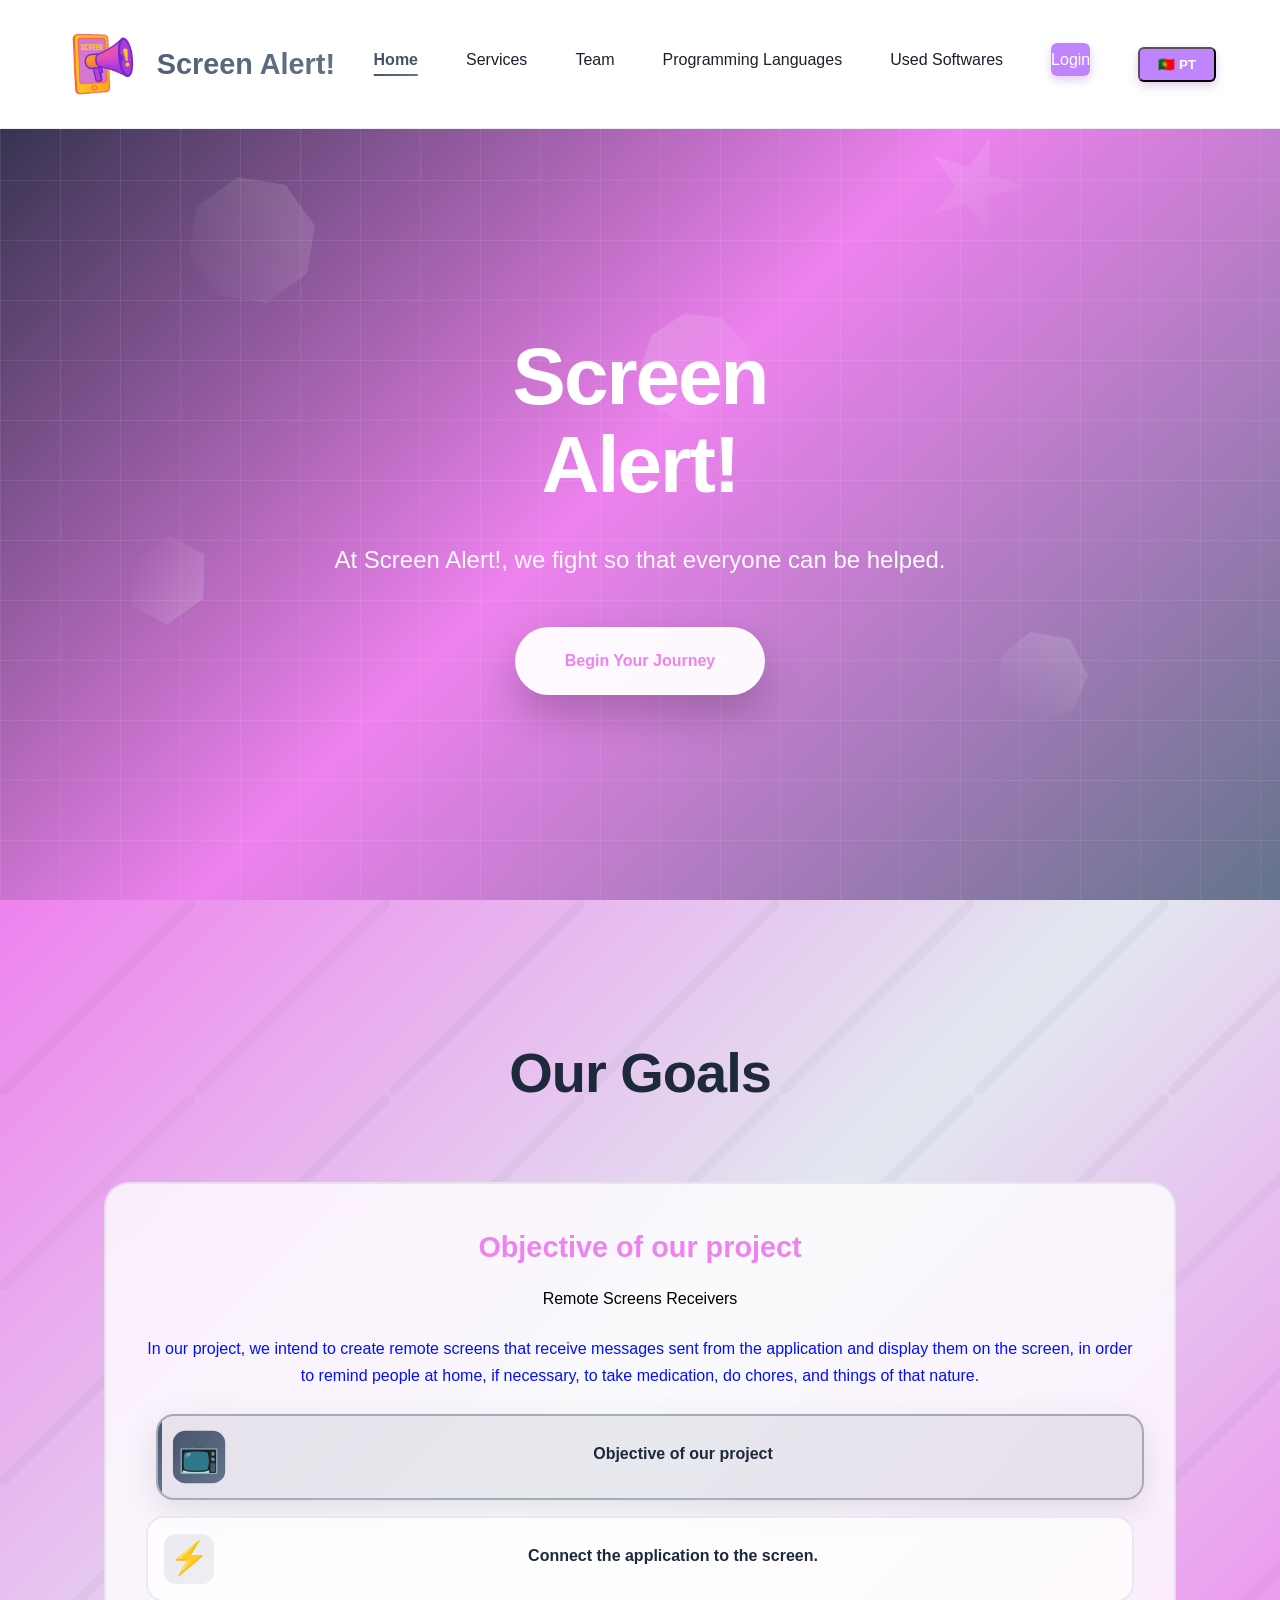
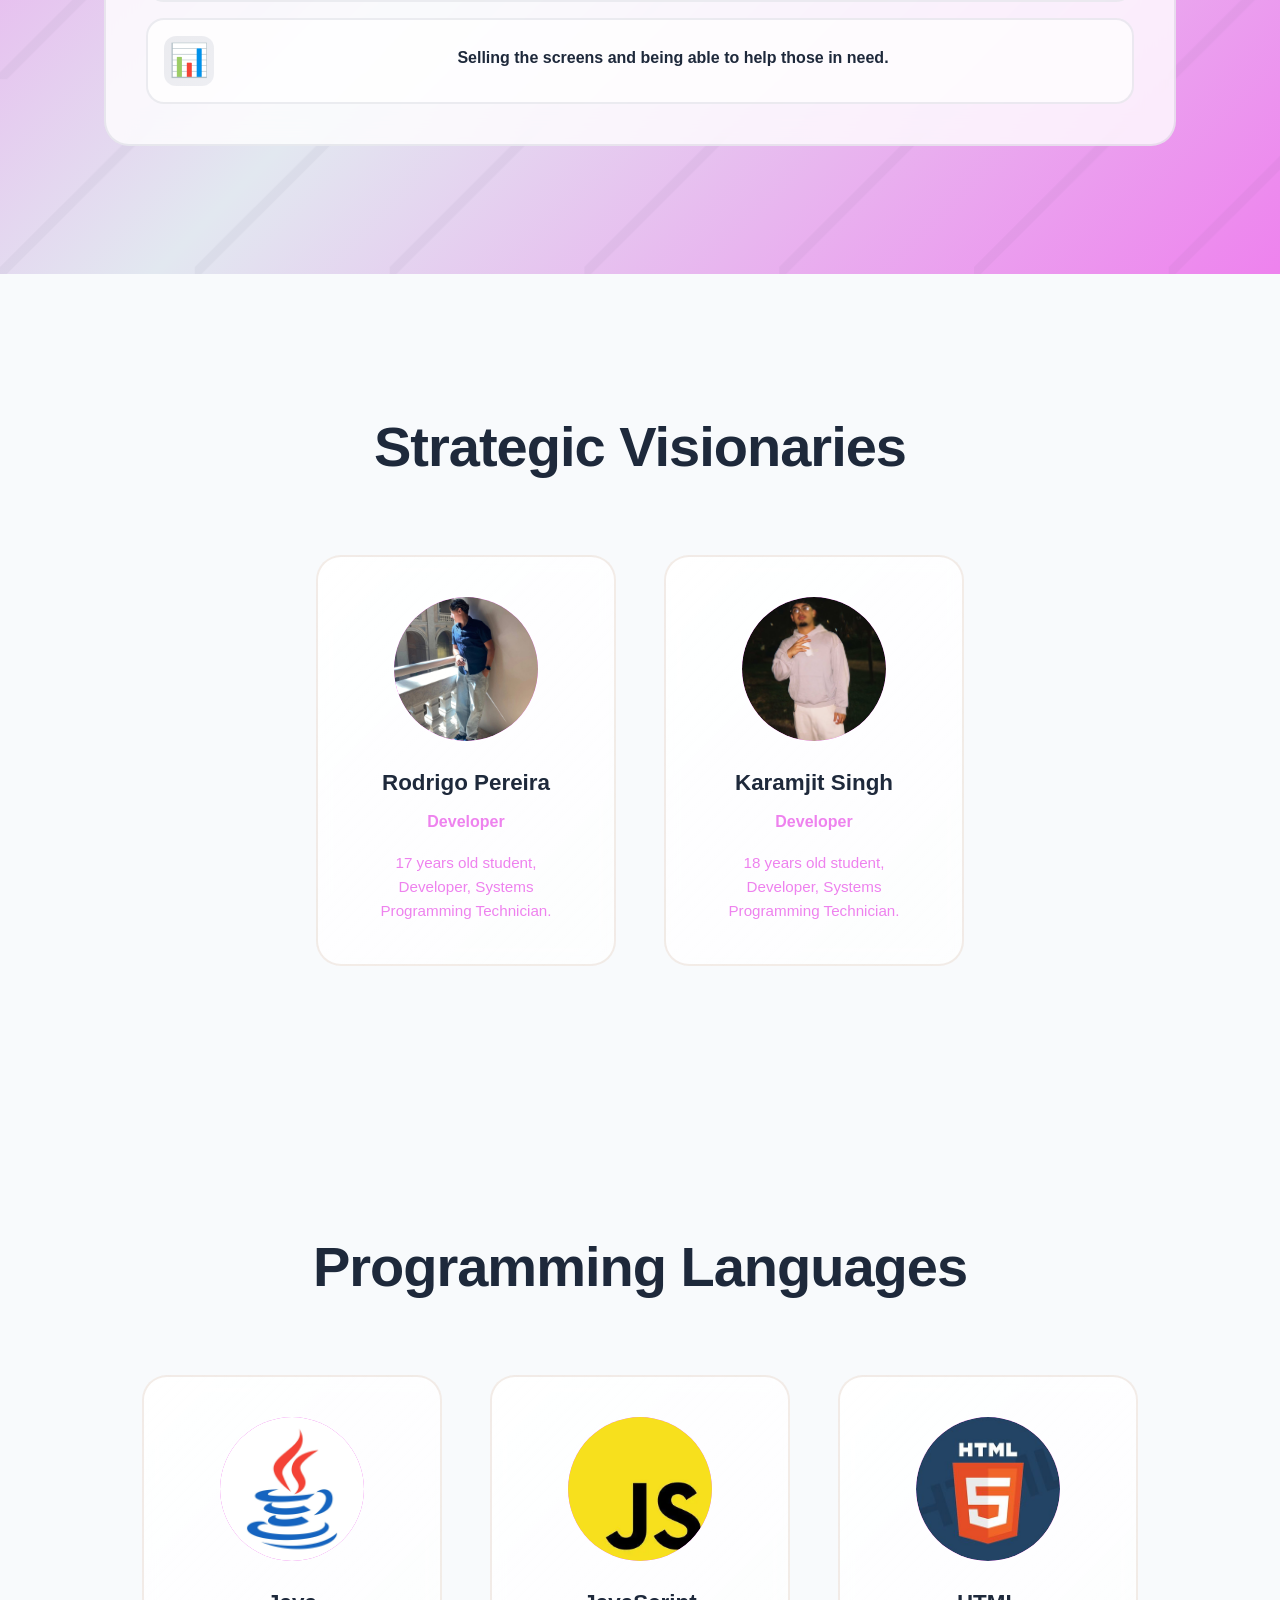
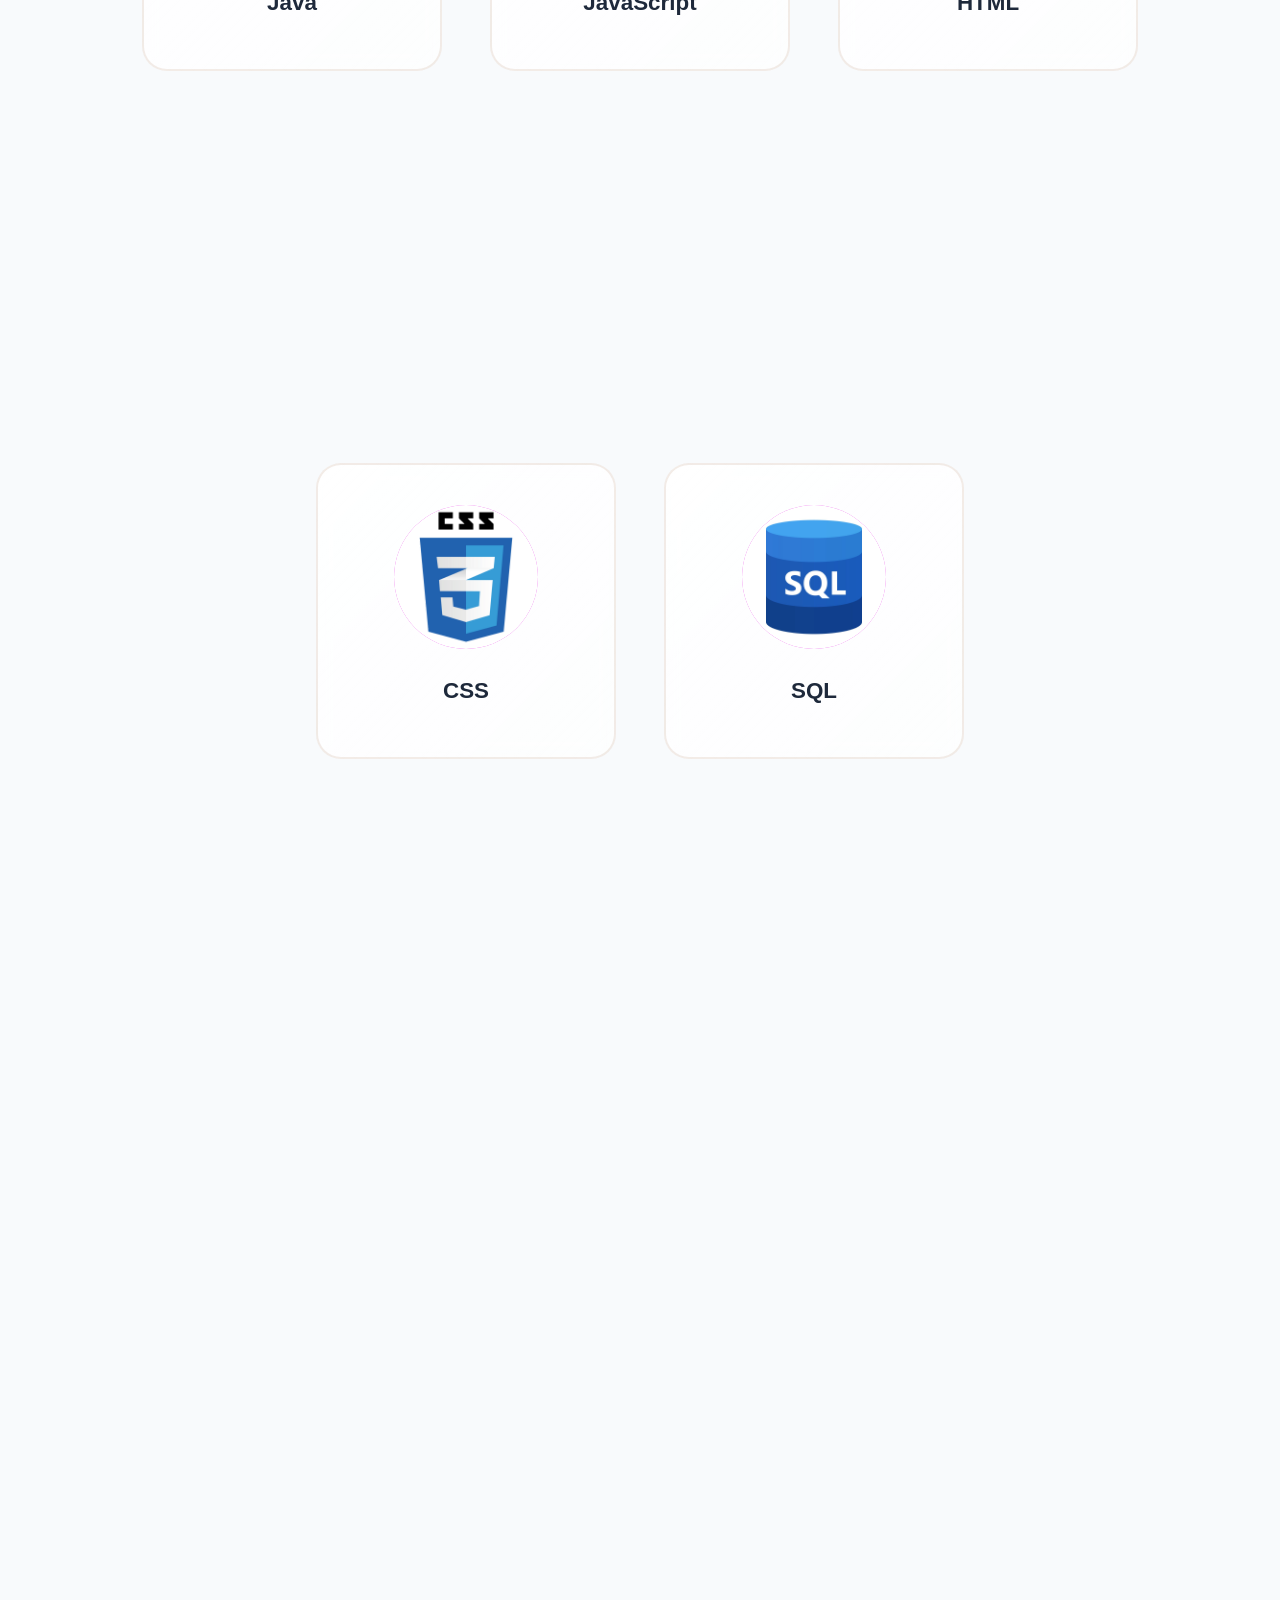
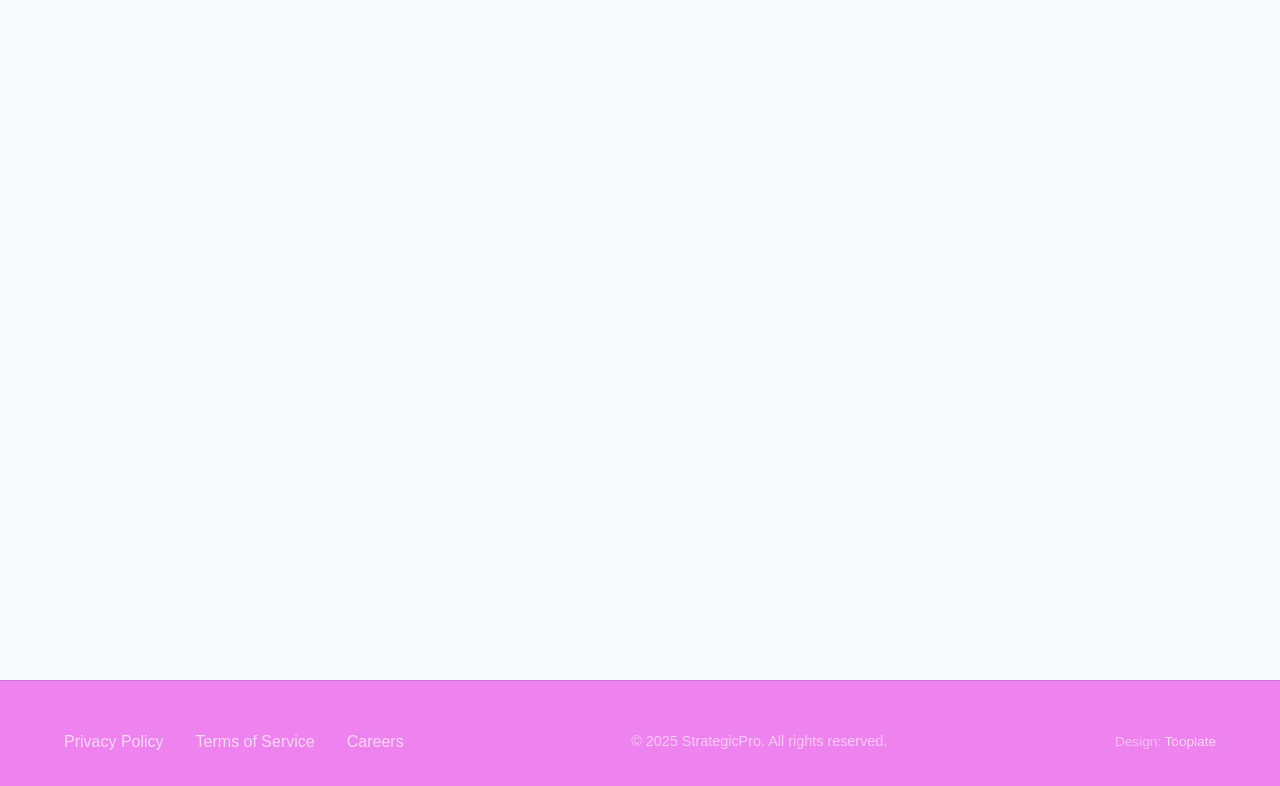
<file: index.html>
<!DOCTYPE html>
<html lang="en">
<head>
    <meta charset="UTF-8">
    <meta name="viewport" content="width=device-width, initial-scale=1.0">
    <title>Screen Alert!</title>
    <link rel="stylesheet" href="tooplate-strategic-style.css">
    <style>
        
    </style>
</head>
<body>
    <nav class="navbar">
        <div class="nav-container">
            <a href="#home" class="logo">
                <img src="images/logo_semBG.png" alt="Logo Screen exemplo" width="80" height="80" loading="lazy">
                <span>Screen Alert!</span>
            </a>
            <ul class="nav-links">
                <li><a href="#home"        id="nav-home">Home</a></li>
                <li><a href="#services"    id="nav-services">Services</a></li>
                <li><a href="#team"        id="nav-team">Team</a></li>
                <li><a href="#programming" id="nav-programming">Programming Languages</a></li>
                <li><a href="#softwares"   id="nav-softwares">Used Softwares</a></li>
                <li><a href="login.html" class="nav-button" id="nav-login">Login</a></li>
                <li><button id="lang-btn" class="nav-button" onclick="toggleLanguage()">🇵🇹 PT</button></li>
            </ul>
            <div class="mobile-menu">
                <span></span>
                <span></span>
                <span></span>
            </div>
        </div>
    </nav>

    <section id="home" class="hero">
        <div class="geometric-shapes">
            <div class="geo-shape"></div>
            <div class="geo-shape"></div>
            <div class="geo-shape"></div>
            <div class="geo-shape"></div>
            <div class="geo-shape"></div>
        </div>
        <div class="hero-content">
            <h1 id="hero-headline">Screen<br>Alert!</h1>
            <p id="hero-paragraph">At Screen Alert!, we fight so that everyone can be helped.</p>
            <a href="#services" class="cta-button" id="hero-cta">Begin Your Journey</a>
        </div>
    </section>

    <section id="services" class="services">
        <div class="section services-container">
            <h2 class="section-title fade-in" id="services-title">Our Goals</h2>
            <div class="services-layout">
                <div class="services-content">
                    <div class="service-details active" data-service="strategy">
                        <h3 id="goal1-title">Objective of our project</h3>
                        <div class="service-subtitle" id="goal1-subtitle">Remote Screens Receivers</div>
                        <p id="goal1-desc">In our project, we intend to create remote screens that receive messages sent from the application and display them on the screen, in order to remind people at home, if necessary, to take medication, do chores, and things of that nature.</p>
                    </div>
                    <div class="service-details" data-service="digital">
                        <h3 id="goal2-title">Connect the application to the screen.</h3>
                        <p id="goal2-desc">To establish a connection between the application and the screen, so that a message can be sent from the application to the screen, making it possible to see if the message is displayed on the screen.</p>
                    </div>
                    <div class="service-details" data-service="performance">
                        <h3 id="goal3-title">Selling the screens and being able to help those in need.</h3>
                        <p id="goal3-desc">Our main goal is to make our screens available through the app, allowing us to help those in need.</p>
                    </div>
                <div class="services-tabs">
                    <div class="service-tab active" data-target="strategy">
                        <div class="tab-icon">📺</div>
                        <div class="tab-content">
                            <h4 id="tab1-label">Objective of our project</h4>
                        </div>
                    </div>
                    <div class="service-tab" data-target="digital">
                        <div class="tab-icon">⚡</div>
                        <div class="tab-content">
                            <h4 id="tab2-label">Connect the application to the screen.</h4>
                        </div>
                    </div>
                    <div class="service-tab" data-target="performance">
                        <div class="tab-icon">📊</div>
                        <div class="tab-content">
                            <h4 id="tab3-label">Selling the screens and being able to help those in need.</h4>
                        </div>
                    </div>
                </div>
            </div>
        </div>
    </section>

    <section id="team" class="team">
        <div class="section">
            <h2 class="section-title fade-in" id="team-title">Strategic Visionaries</h2>
            <div class="team-grid">
                <div class="team-member fade-in">
                    <div class="member-card">
                        <div class="member-avatar">
                            <img src="images/team-member-01.jpg" alt="Rodrigo Pereira" />
                        </div>
                        <div class="member-info">
                            <h3>Rodrigo Pereira</h3>
                            <div class="member-role" id="role-rodrigo">Developer</div>
                            <p id="bio-rodrigo">17 years old student, Developer, Systems Programming Technician.</p>
                        </div>
                    </div>
                </div>
                <div class="team-member fade-on">
                    <div class="member-card">
                        <div class="member-avatar">
                            <img src="images/team-member-02.jpeg" alt="Karamjit Singh" />
                        </div>
                        <div class="member-info">
                            <h3>Karamjit Singh</h3>
                            <div class="member-role" id="role-karam">Developer</div>
                            <p id="bio-karam">18 years old student, Developer, Systems Programming Technician.</p>
                        </div>
                    </div>
                </div>
            </div>
        </div>
    </section>

    <section id="programming" class="languages">
        <div class="section">
            <h2 class="section-title fade-in" id="programming-title">Programming Languages</h2>
            <div class="team-grid">
                <div class="team-member fade-on">
                    <div class="member-card">
                        <div class="member-avatar"><img src="images/Java_logo.jpg" alt="Java Logo" /></div>
                        <div class="member-info"><h3>Java</h3></div>
                    </div>
                </div>
                <div class="team-member fade-on">
                    <div class="member-card">
                        <div class="member-avatar"><img src="images/Javascript_logo.webp" alt="JavaScript Logo" /></div>
                        <div class="member-info"><h3>JavaScript</h3></div>
                    </div>
                </div>
                <div class="team-member fade-on">
                    <div class="member-card">
                        <div class="member-avatar"><img src="images/HTML_logo.jpg" alt="HTML Logo" /></div>
                        <div class="member-info"><h3>HTML</h3></div>
                    </div>
                </div>
                <div class="team-member fade-on">
                    <div class="member-card">
                        <div class="member-avatar"><img src="images/Python_logo.jpg" alt="Python Logo" /></div>
                        <div class="member-info"><h3>Python</h3></div>
                    </div>
                </div>
                <div class="team-member fade-in">
                    <div class="member-card">
                        <div class="member-avatar"><img src="images/PHP_logo.webp" alt="PHP Logo" /></div>
                        <div class="member-info"><h3>PHP</h3></div>
                    </div>
                </div>
                <div class="team-member fade-on">
                    <div class="member-card">
                        <div class="member-avatar"><img src="images/XML_logo.jpg" alt="XML Logo" /></div>
                        <div class="member-info"><h3>XML</h3></div>
                    </div>
                </div>
                <div class="team-member fade-on">
                    <div class="member-card">
                        <div class="member-avatar"><img src="images/css_logo.png" alt="CSS Logo" /></div>
                        <div class="member-info"><h3>CSS</h3></div>
                    </div>
                </div>
                <div class="team-member fade-on">
                    <div class="member-card">
                        <div class="member-avatar"><img src="images/sql_logo.jpg" alt="SQL Logo" /></div>
                        <div class="member-info"><h3>SQL</h3></div>
                    </div>
                </div>
            </div>
        </div>
    </section>

    <section id="softwares" class="languages">
        <div class="section">
            <h2 class="section-title fade-in" id="softwares-title">Used Softwares</h2>
            <div class="team-grid">
                <div class="team-member fade-on">
                    <div class="member-card">
                        <div class="member-avatar"><img src="images/RaspberryPi_logo.webp" alt="RaspberryPi Logo" /></div>
                        <div class="member-info"><h3>Raspberry Pi</h3></div>
                    </div>
                </div>
                <div class="team-member fade-on">
                    <div class="member-card">
                        <div class="member-avatar"><img src="images/GitHub_logo.webp" alt="GitHub Logo" /></div>
                        <div class="member-info"><h3>GitHub</h3></div>
                    </div>
                </div>
                <div class="team-member fade-on">
                    <div class="member-card">
                        <div class="member-avatar"><img src="images/VScode_logo.png" alt="VSCode Logo" /></div>
                        <div class="member-info"><h3>Visual Studio Code</h3></div>
                    </div>
                </div>
                <div class="team-member fade-on">
                    <div class="member-card">
                        <div class="member-avatar"><img src="images/Git_logo.jpg" alt="Git Logo" /></div>
                        <div class="member-info"><h3>Git</h3></div>
                    </div>
                </div>
                <div class="team-member fade-in">
                    <div class="member-card">
                        <div class="member-avatar"><img src="images/AndroidStudio_logo.png" alt="AndroidStudio Logo" /></div>
                        <div class="member-info"><h3>Android Studio</h3></div>
                    </div>
                </div>
                <div class="team-member fade-on">
                    <div class="member-card">
                        <div class="member-avatar"><img src="images/phpMyadmin_logo.jpg" alt="PHPMyAdmin Logo" /></div>
                        <div class="member-info"><h3>PHPMyAdmin</h3></div>
                    </div>
                </div>
                <div class="team-member fade-on">
                    <div class="member-card">
                        <div class="member-avatar"><img src="images/Spyder_logo.webp" alt="Spyder Logo" /></div>
                        <div class="member-info"><h3>Spyder</h3></div>
                    </div>
                </div>
                <div class="team-member fade-on">
                    <div class="member-card">
                        <div class="member-avatar"><img src="images/MySQL_logo.webp" alt="MySQL Logo" /></div>
                        <div class="member-info"><h3>MySQL</h3></div>
                    </div>
                </div>
            </div>
        </div>
    </section>

    <footer class="footer">
        <div class="footer-content">
            <div class="footer-links">
                <a href="#privacy" id="footer-privacy">Privacy Policy</a>
                <a href="#terms"   id="footer-terms">Terms of Service</a>
                <a href="#careers" id="footer-careers">Careers</a>
            </div>
            <div class="footer-copyright" id="footer-copy">
                © 2025 StrategicPro. All rights reserved.
            </div>
            <div class="footer-design">
                Design: <a href="https://www.tooplate.com" target="_blank">Tooplate</a>
            </div>
        </div>
    </footer>

<script src="tooplate-strategic-scripts.js"></script>
<script>
    const translations = {
        en: {
            "nav-home":          "Home",
            "nav-services":      "Services",
            "nav-team":          "Team",
            "nav-programming":   "Programming Languages",
            "nav-softwares":     "Used Softwares",
            "nav-login":         "Login",
            "hero-paragraph":    "At Screen Alert!, we fight so that everyone can be helped.",
            "hero-cta":          "Begin Your Journey",
            "services-title":    "Our Goals",
            "goal1-title":       "Objective of our project",
            "goal1-subtitle":    "Remote Screens Receivers",
            "goal1-desc":        "In our project, we intend to create remote screens that receive messages sent from the application and display them on the screen, in order to remind people at home, if necessary, to take medication, do chores, and things of that nature.",
            "goal2-title":       "Connect the application to the screen.",
            "goal2-desc":        "To establish a connection between the application and the screen, so that a message can be sent from the application to the screen, making it possible to see if the message is displayed on the screen.",
            "goal3-title":       "Selling the screens and being able to help those in need.",
            "goal3-desc":        "Our main goal is to make our screens available through the app, allowing us to help those in need.",
            "tab1-label":        "Objective of our project",
            "tab2-label":        "Connect the application to the screen.",
            "tab3-label":        "Selling the screens and being able to help those in need.",
            "team-title":        "Strategic Visionaries",
            "role-rodrigo":      "Developer",
            "bio-rodrigo":       "17 years old student, Developer, Systems Programming Technician.",
            "role-karam":        "Developer",
            "bio-karam":         "18 years old student, Developer, Systems Programming Technician.",
            "programming-title": "Programming Languages",
            "softwares-title":   "Used Softwares",
            "footer-privacy":    "Privacy Policy",
            "footer-terms":      "Terms of Service",
            "footer-careers":    "Careers",
            "footer-copy":       "© 2025 StrategicPro. All rights reserved.",
            "lang-btn":          "🇵🇹 PT"
        },
        pt: {
            "nav-home":          "Início",
            "nav-services":      "Serviços",
            "nav-team":          "Equipa",
            "nav-programming":   "Linguagens de Programação",
            "nav-softwares":     "Softwares Utilizados",
            "nav-login":         "Entrar",
            "hero-paragraph":    "Na Screen Alert!, lutamos para que todos possam ser ajudados.",
            "hero-cta":          "Começa a Tua Jornada",
            "services-title":    "Os Nossos Objetivos",
            "goal1-title":       "Objetivo do nosso projeto",
            "goal1-subtitle":    "Ecrãs Recetores Remotos",
            "goal1-desc":        "No nosso projeto, pretendemos criar ecrãs remotos que recebem mensagens enviadas pela aplicação e as exibem no ecrã, com o objetivo de lembrar as pessoas em casa de, se necessário, tomar medicação, fazer tarefas domésticas e coisas do género.",
            "goal2-title":       "Ligar a aplicação ao ecrã.",
            "goal2-desc":        "Estabelecer uma ligação entre a aplicação e o ecrã, para que uma mensagem possa ser enviada da aplicação para o ecrã, tornando possível verificar se a mensagem é exibida no ecrã.",
            "goal3-title":       "Vender os ecrãs e poder ajudar quem precisa.",
            "goal3-desc":        "O nosso principal objetivo é disponibilizar os nossos ecrãs através da aplicação, permitindo ajudar quem necessita.",
            "tab1-label":        "Objetivo do nosso projeto",
            "tab2-label":        "Ligar a aplicação ao ecrã.",
            "tab3-label":        "Vender os ecrãs e poder ajudar quem precisa.",
            "team-title":        "Os Nossos Visionários",
            "role-rodrigo":      "Programador",
            "bio-rodrigo":       "Estudante de 17 anos, Programador, Técnico de Programação de Sistemas.",
            "role-karam":        "Programador",
            "bio-karam":         "Estudante de 18 anos, Programador, Técnico de Programação de Sistemas.",
            "programming-title": "Linguagens de Programação",
            "softwares-title":   "Softwares Utilizados",
            "footer-privacy":    "Política de Privacidade",
            "footer-terms":      "Termos de Serviço",
            "footer-careers":    "Carreiras",
            "footer-copy":       "© 2025 StrategicPro. Todos os direitos reservados.",
            "lang-btn":          "🇬🇧 EN"
        }
    };

    let currentLang = "en";

    function toggleLanguage() {
        currentLang = currentLang === "en" ? "pt" : "en";
        const t = translations[currentLang];
        for (const id in t) {
            const el = document.getElementById(id);
            if (el) el.textContent = t[id];
        }
        document.documentElement.lang = currentLang;
    }
</script>
</body>
</html>
</file>
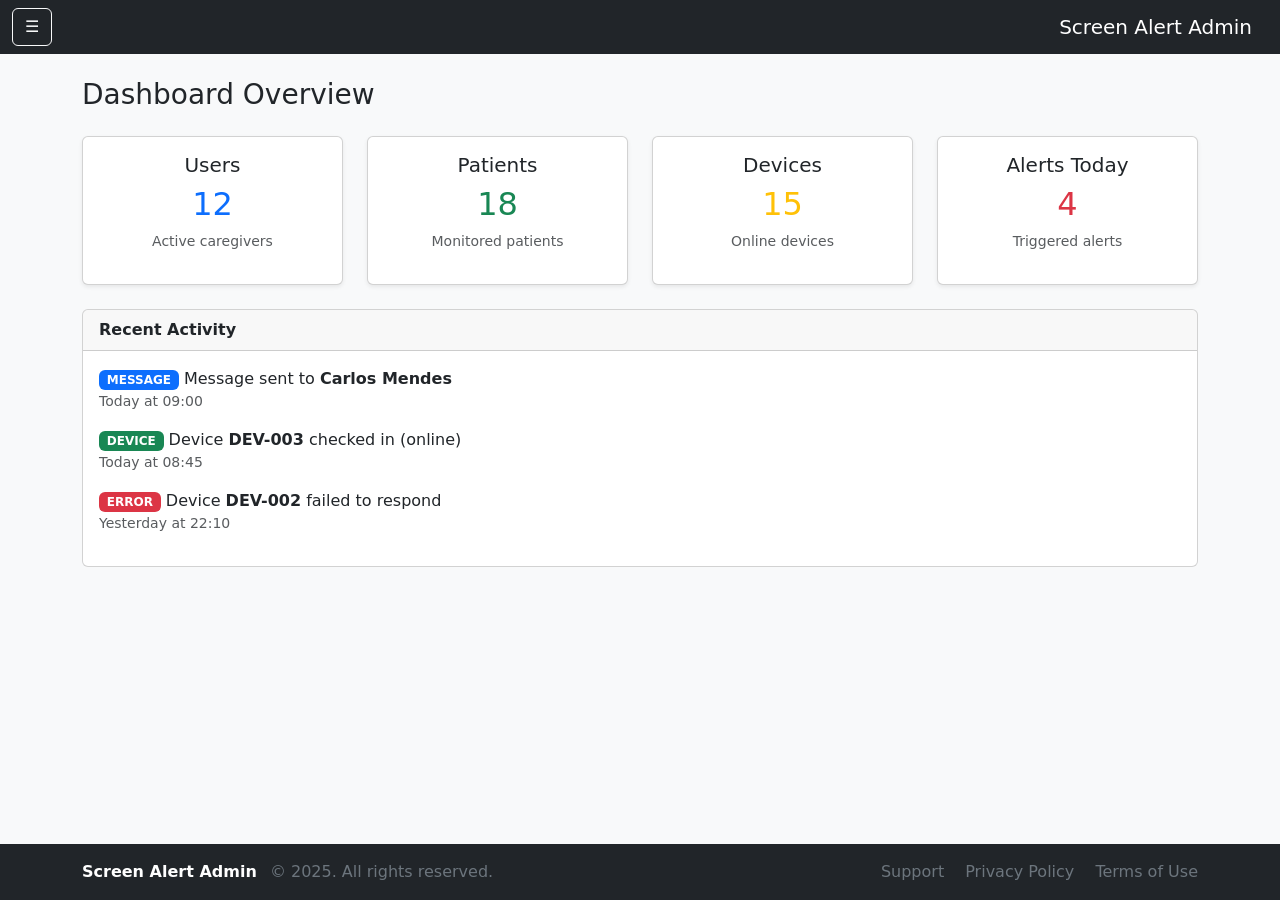
<file: dashboard.html>
<!DOCTYPE html>
<html lang="en">
<head>
    <meta charset="UTF-8">
    <meta name="viewport" content="width=device-width, initial-scale=1.0">
    <title>Dashboard | Admin Panel</title>
    <link href="https://cdn.jsdelivr.net/npm/bootstrap@5.3.0/dist/css/bootstrap.min.css" rel="stylesheet">
</head>

<body class="bg-light d-flex flex-column min-vh-100">

    <!-- TOP BAR -->
    <nav class="navbar navbar-dark bg-dark">
        <div class="container-fluid">
            <button class="btn btn-outline-light" type="button" data-bs-toggle="offcanvas" data-bs-target="#adminSidebar">
                ☰
            </button>
            <span class="navbar-brand mb-0 h1">Screen Alert Admin</span>
        </div>
    </nav>

    <!-- SIDEBAR -->
    <div class="offcanvas offcanvas-start" tabindex="-1" id="adminSidebar">
        <div class="offcanvas-header">
            <h5 class="offcanvas-title">Menu Admin</h5>
            <button type="button" class="btn-close" data-bs-dismiss="offcanvas"></button>
        </div>
        <div class="offcanvas-body p-0">
            <div class="list-group list-group-flush">
                <a href="dashboard.html" class="list-group-item list-group-item-action active">Dashboard</a>
                <a href="users.html" class="list-group-item list-group-item-action">Users</a>
                <a href="patients.html" class="list-group-item list-group-item-action">Patients</a>
                <a href="messages.html" class="list-group-item list-group-item-action">Messages</a>
                <a href="devices.html" class="list-group-item list-group-item-action">Devices</a>
                <a href="logs.html" class="list-group-item list-group-item-action">Logs</a>
                <a href="schedules.html" class="list-group-item list-group-item-action">Schedules</a>
            </div>
        </div>
    </div>

    <!-- MAIN CONTENT -->
    <main class="container mt-4 flex-grow-1">

        <h1 class="h3 mb-4">Dashboard Overview</h1>

        <!-- STAT CARDS -->
        <div class="row mb-4">

            <div class="col-md-3">
                <div class="card text-center shadow-sm">
                    <div class="card-body">
                        <h5 class="card-title">Users</h5>
                        <h2 class="text-primary">12</h2>
                        <p class="text-muted small">Active caregivers</p>
                    </div>
                </div>
            </div>

            <div class="col-md-3">
                <div class="card text-center shadow-sm">
                    <div class="card-body">
                        <h5 class="card-title">Patients</h5>
                        <h2 class="text-success">18</h2>
                        <p class="text-muted small">Monitored patients</p>
                    </div>
                </div>
            </div>

            <div class="col-md-3">
                <div class="card text-center shadow-sm">
                    <div class="card-body">
                        <h5 class="card-title">Devices</h5>
                        <h2 class="text-warning">15</h2>
                        <p class="text-muted small">Online devices</p>
                    </div>
                </div>
            </div>

            <div class="col-md-3">
                <div class="card text-center shadow-sm">
                    <div class="card-body">
                        <h5 class="card-title">Alerts Today</h5>
                        <h2 class="text-danger">4</h2>
                        <p class="text-muted small">Triggered alerts</p>
                    </div>
                </div>
            </div>

        </div>

        <!-- RECENT ACTIVITY -->
        <div class="card mb-4">
            <div class="card-header">
                <strong>Recent Activity</strong>
            </div>
            <div class="card-body">

                <div class="mb-3">
                    <span class="badge bg-primary">MESSAGE</span>
                    Message sent to <strong>Carlos Mendes</strong>
                    <div class="text-muted small">Today at 09:00</div>
                </div>

                <div class="mb-3">
                    <span class="badge bg-success">DEVICE</span>
                    Device <strong>DEV-003</strong> checked in (online)
                    <div class="text-muted small">Today at 08:45</div>
                </div>

                <div class="mb-3">
                    <span class="badge bg-danger">ERROR</span>
                    Device <strong>DEV-002</strong> failed to respond
                    <div class="text-muted small">Yesterday at 22:10</div>
                </div>

            </div>
        </div>

    </main>

    <!-- FOOTER -->
    <footer class="bg-dark text-secondary py-3 mt-auto">
        <div class="container">
            <div class="row align-items-center">
                <div class="col-md-6 mb-2 mb-md-0">
                    <span class="fw-semibold text-white">Screen Alert Admin</span>
                    <span class="ms-2">&copy; 2025. All rights reserved.</span>
                </div>
                <div class="col-md-6 text-md-end">
                    <a href="#" class="text-secondary text-decoration-none me-3">Support</a>
                    <a href="#" class="text-secondary text-decoration-none me-3">Privacy Policy</a>
                    <a href="#" class="text-secondary text-decoration-none">Terms of Use</a>
                </div>
            </div>
        </div>
    </footer>

    <script src="https://cdn.jsdelivr.net/npm/bootstrap@5.3.0/dist/js/bootstrap.bundle.min.js"></script>

</body>
</html>
</file>
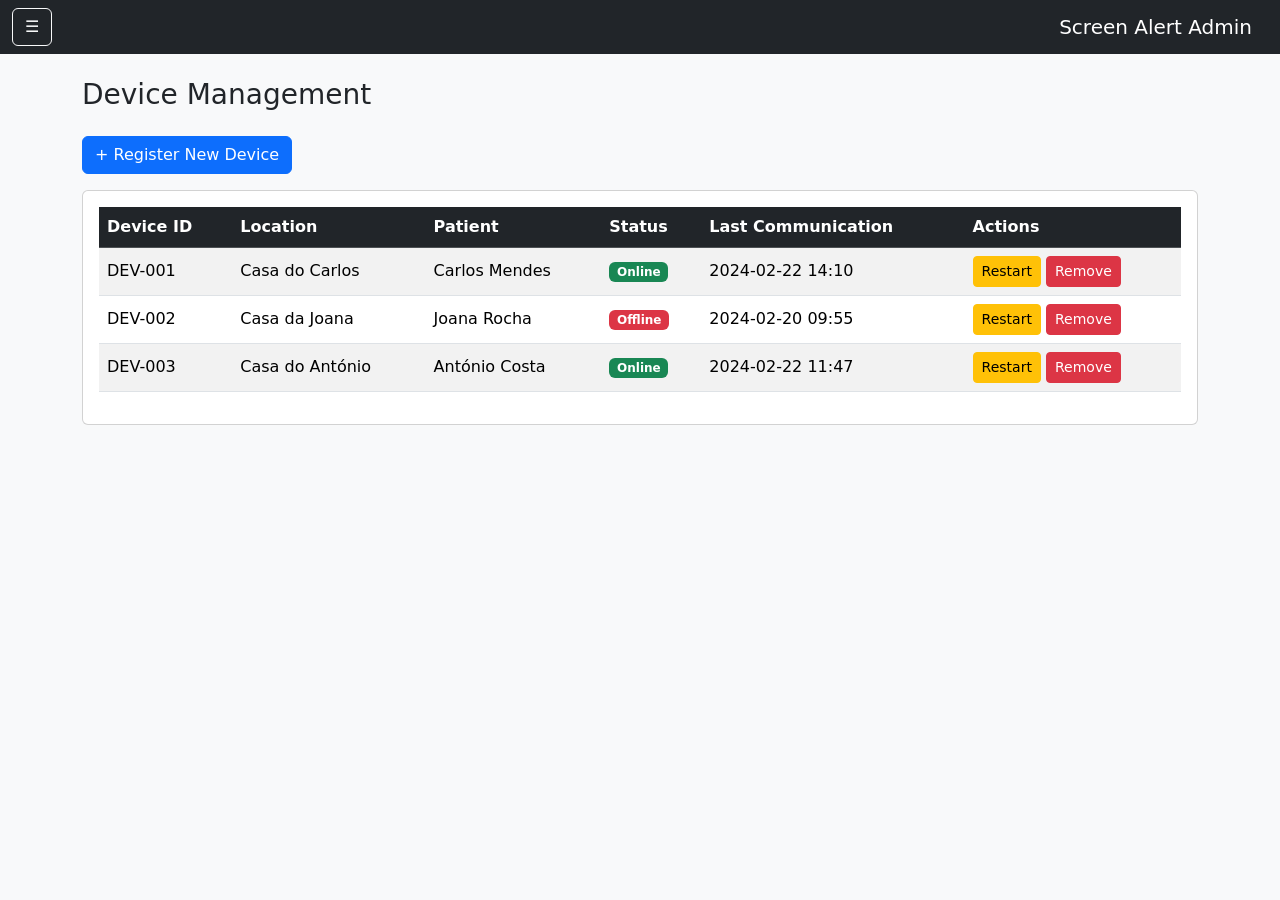
<file: devices.html>
<!DOCTYPE html>
<html lang="en">
<head>
    <meta charset="UTF-8">
    <meta name="viewport" content="width=device-width, initial-scale=1.0">
    <title>Devices | Admin Panel</title>

    <link 
        href="https://cdn.jsdelivr.net/npm/bootstrap@5.3.0/dist/css/bootstrap.min.css" 
        rel="stylesheet"
    >
</head>

<body class="bg-light">

    <!-- TOP BAR -->
    <nav class="navbar navbar-dark bg-dark">
        <div class="container-fluid">

            <!-- Hamburger -->
            <button
                class="btn btn-outline-light"
                type="button"
                data-bs-toggle="offcanvas"
                data-bs-target="#adminSidebar"
            >
                ☰
            </button>

            <span class="navbar-brand mb-0 h1">
                Screen Alert Admin
            </span>

        </div>
    </nav>

    <!-- SIDEBAR -->
    <div 
        class="offcanvas offcanvas-start"
        tabindex="-1"
        id="adminSidebar"
    >
        <div class="offcanvas-header">
            <h5 class="offcanvas-title">Menu Admin</h5>
            <button 
                type="button" 
                class="btn-close"
                data-bs-dismiss="offcanvas"
            ></button>
        </div>

        <div class="offcanvas-body p-0">
            <div class="list-group list-group-flush">

                <a href="dashboard.html" class="list-group-item list-group-item-action">
                    Dashboard
                </a>

                <a href="users.html" class="list-group-item list-group-item-action">
                    Users
                </a>

                <a href="patients.html" class="list-group-item list-group-item-action">
                    Patients
                </a>

                <a href="messages.html" class="list-group-item list-group-item-action active">
                    Messages
                </a>

                <a href="devices.html" class="list-group-item list-group-item-action active">
                    Devices
                </a>

                <a href="logs.html" class="list-group-item list-group-item-action">
                    Logs
                </a>

                <a href="schedules.html" class="list-group-item list-group-item-action">
                    Schedules
                </a>

            </div>
        </div>
    </div>

    <!-- MAIN CONTENT -->
    <main class="container mt-4">

        <h1 class="h3 mb-4">Device Management</h1>

        <!-- Botão Criar Novo -->
        <div class="mb-3">
            <button class="btn btn-primary">
                + Register New Device
            </button>
        </div>

        <!-- Tabela -->
        <div class="card">
            <div class="card-body">

                <table class="table table-striped table-hover align-middle">
                    <thead class="table-dark">
                        <tr>
                            <th>Device ID</th>
                            <th>Location</th>
                            <th>Patient</th>
                            <th>Status</th>
                            <th>Last Communication</th>
                            <th>Actions</th>
                        </tr>
                    </thead>

                    <tbody>
                        <tr>
                            <td>DEV-001</td>
                            <td>Casa do Carlos</td>
                            <td>Carlos Mendes</td>
                            <td><span class="badge bg-success">Online</span></td>
                            <td>2024-02-22 14:10</td>
                            <td>
                                <button class="btn btn-sm btn-warning">Restart</button>
                                <button class="btn btn-sm btn-danger">Remove</button>
                            </td>
                        </tr>

                        <tr>
                            <td>DEV-002</td>
                            <td>Casa da Joana</td>
                            <td>Joana Rocha</td>
                            <td><span class="badge bg-danger">Offline</span></td>
                            <td>2024-02-20 09:55</td>
                            <td>
                                <button class="btn btn-sm btn-warning">Restart</button>
                                <button class="btn btn-sm btn-danger">Remove</button>
                            </td>
                        </tr>

                        <tr>
                            <td>DEV-003</td>
                            <td>Casa do António</td>
                            <td>António Costa</td>
                            <td><span class="badge bg-success">Online</span></td>
                            <td>2024-02-22 11:47</td>
                            <td>
                                <button class="btn btn-sm btn-warning">Restart</button>
                                <button class="btn btn-sm btn-danger">Remove</button>
                            </td>
                        </tr>
                    </tbody>
                </table>

            </div>
        </div>

    </main>

    <script 
        src="https://cdn.jsdelivr.net/npm/bootstrap@5.3.0/dist/js/bootstrap.bundle.min.js">
    </script>

</body>
</html>
</file>
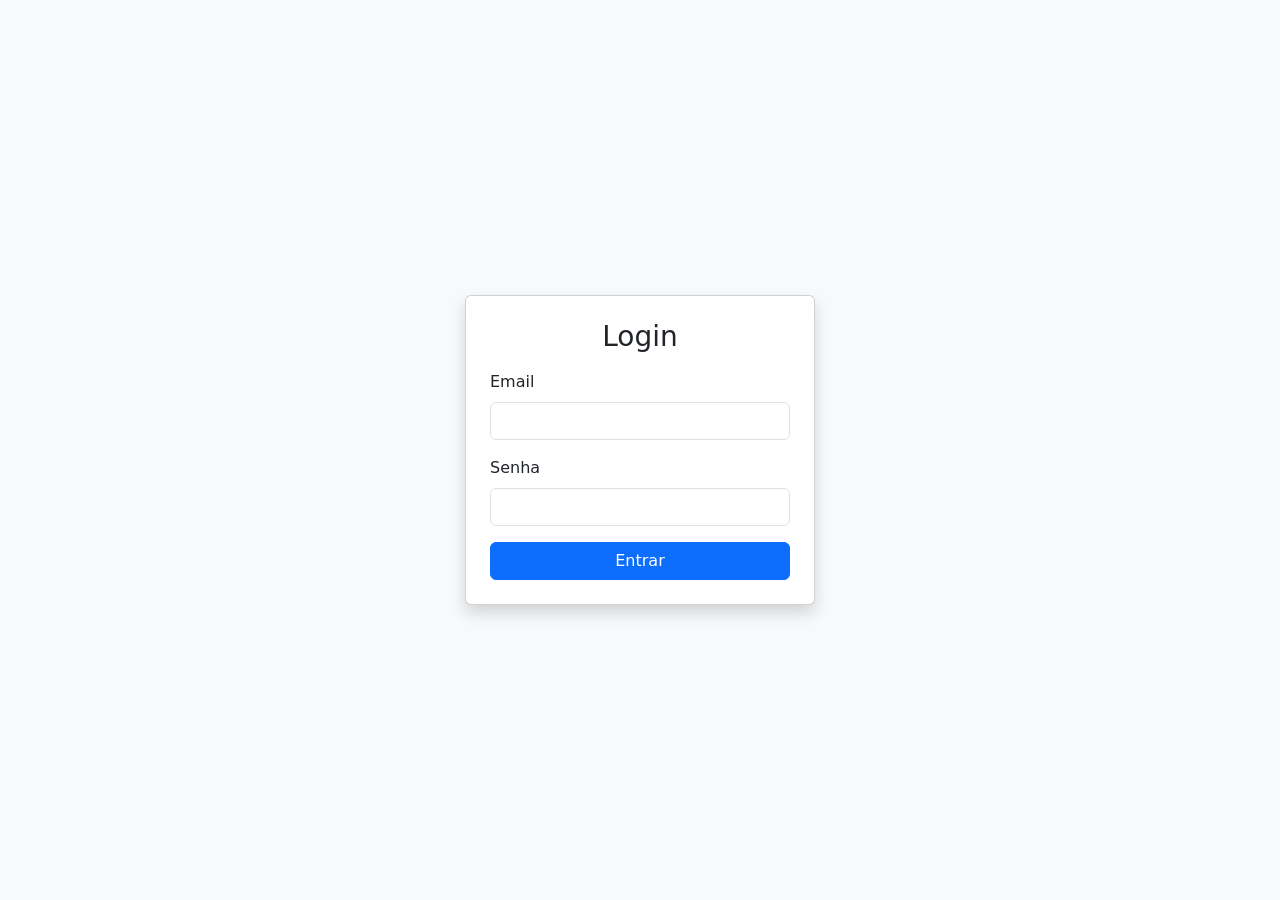
<file: login.html>
<!DOCTYPE html>
<html lang="pt">
<head>
    <meta charset="UTF-8">
    <meta name="viewport" content="width=device-width, initial-scale=1.0">
    <title>Login | Screen Alert</title>

    <link 
        href="https://cdn.jsdelivr.net/npm/bootstrap@5.3.0/dist/css/bootstrap.min.css" 
        rel="stylesheet"
    >
</head>

<body class="bg-light d-flex justify-content-center align-items-center vh-100">

    <div class="card shadow p-4" style="width: 350px;">
        <h3 class="text-center mb-3">Login</h3>

        <form action="dashboard.html" method="GET">
            <div class="mb-3">
                <label class="form-label">Email</label>
                <input type="email" class="form-control" required>
            </div>

            <div class="mb-3">
                <label class="form-label">Senha</label>
                <input type="password" class="form-control" required>
            </div>

            <button class="btn btn-primary w-100">Entrar</button>
        </form>
    </div>

    <script 
        src="https://cdn.jsdelivr.net/npm/bootstrap@5.3.0/dist/js/bootstrap.bundle.min.js">
        document.querySelector('#loginForm').addEventListener('submit', function(e) {
    e.preventDefault(); // impede envio real

    const email = document.querySelector('#email').value;
    const password = document.querySelector('#password').value;

    if(email === 'rodas.s.p84@gmail.com' && password === '1234') {
        alert('Login bem-sucedido!');
        // redirecionar para página segura, por exemplo:
        window.location.href = 'dashboard.html';
    } else {
        alert('Credenciais incorretas. Tente novamente.');
    }
});
    </script>

</body>
</html>
</file>
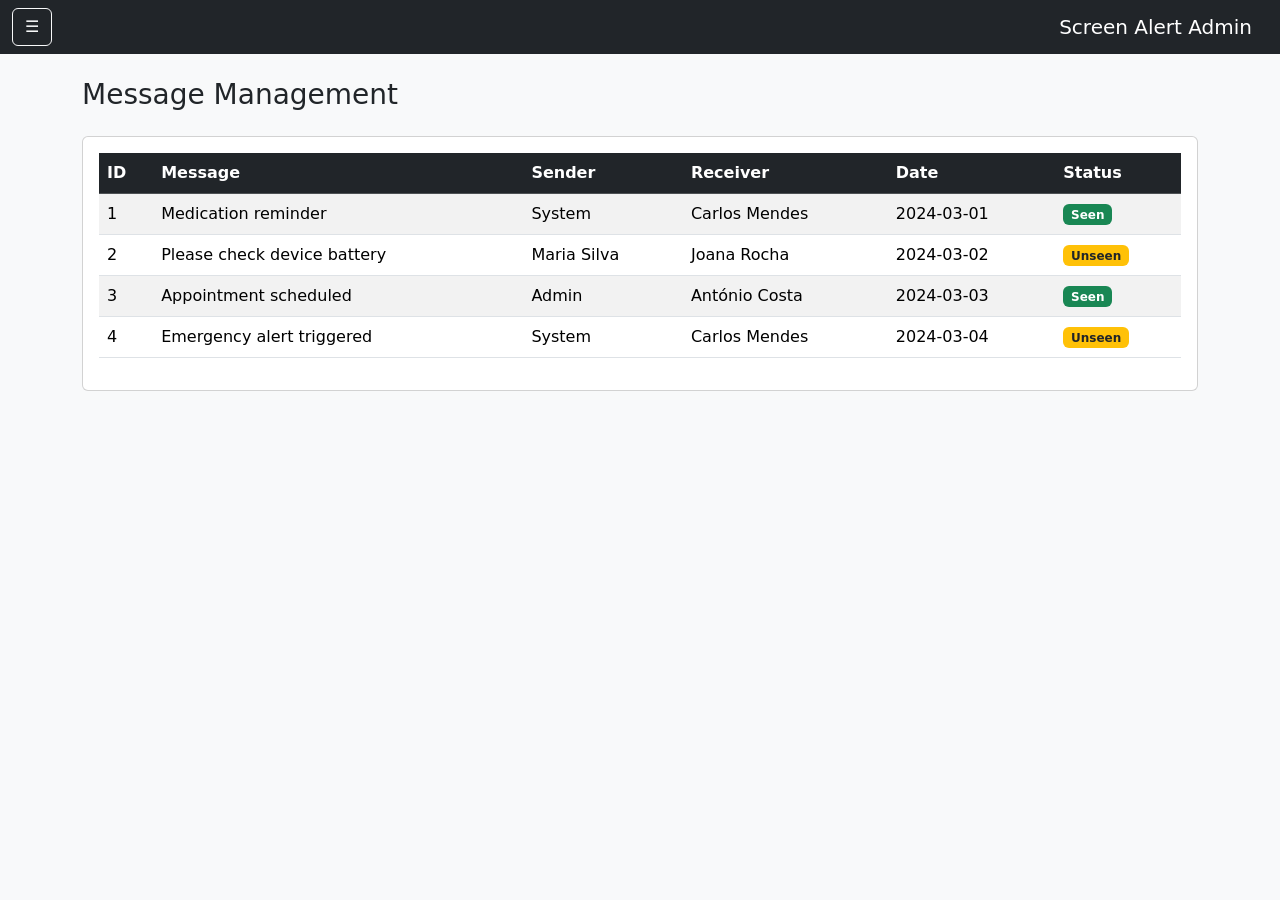
<file: messages.html>
<!DOCTYPE html>
<html lang="en">
<head>
    <meta charset="UTF-8">
    <meta name="viewport" content="width=device-width, initial-scale=1.0">
    <title>Messages | Admin Panel</title>

    <link 
        href="https://cdn.jsdelivr.net/npm/bootstrap@5.3.0/dist/css/bootstrap.min.css" 
        rel="stylesheet"
    >
</head>

<body class="bg-light">

    <!-- TOP BAR -->
    <nav class="navbar navbar-dark bg-dark">
        <div class="container-fluid">
            <button
                class="btn btn-outline-light"
                type="button"
                data-bs-toggle="offcanvas"
                data-bs-target="#adminSidebar"
            >
                ☰
            </button>
            <span class="navbar-brand mb-0 h1">Screen Alert Admin</span>
        </div>
    </nav>

    <!-- SIDEBAR -->
    <div class="offcanvas offcanvas-start" tabindex="-1" id="adminSidebar">
        <div class="offcanvas-header">
            <h5 class="offcanvas-title">Menu Admin</h5>
            <button type="button" class="btn-close" data-bs-dismiss="offcanvas"></button>
        </div>
        <div class="offcanvas-body p-0">
            <div class="list-group list-group-flush">
                <a href="dashboard.html" class="list-group-item list-group-item-action">Dashboard</a>
                <a href="users.html" class="list-group-item list-group-item-action">Users</a>
                <a href="patients.html" class="list-group-item list-group-item-action">Patients</a>
                <a href="devices.html" class="list-group-item list-group-item-action">Devices</a>
                <a href="messages.html" class="list-group-item list-group-item-action active">Messages</a>
                <a href="logs.html" class="list-group-item list-group-item-action">Logs</a>
                <a href="schedules.html" class="list-group-item list-group-item-action">Schedules</a>
            </div>
        </div>
    </div>

    <!-- MAIN CONTENT -->
    <main class="container mt-4">

        <h1 class="h3 mb-4">Message Management</h1>

        <div class="card">
            <div class="card-body">
                <table class="table table-striped table-hover align-middle">
                    <thead class="table-dark">
                        <tr>
                            <th>ID</th>
                            <th>Message</th>
                            <th>Sender</th>
                            <th>Receiver</th>
                            <th>Date</th>
                            <th>Status</th>
                        </tr>
                    </thead>
                    <tbody id="messageTable"></tbody>
                </table>
            </div>
        </div>

    </main>

    <script src="https://cdn.jsdelivr.net/npm/bootstrap@5.3.0/dist/js/bootstrap.bundle.min.js"></script>

    <script>
    document.addEventListener("DOMContentLoaded", () => {

        const table = document.getElementById("messageTable");

        // 🔥 HARD DATA (simula backend)
        const messages = [
            {
                id: 1,
                text: "Medication reminder",
                sender: "System",
                receiver: "Carlos Mendes",
                date: "2024-03-01",
                seen: true
            },
            {
                id: 2,
                text: "Please check device battery",
                sender: "Maria Silva",
                receiver: "Joana Rocha",
                date: "2024-03-02",
                seen: false
            },
            {
                id: 3,
                text: "Appointment scheduled",
                sender: "Admin",
                receiver: "António Costa",
                date: "2024-03-03",
                seen: true
            },
            {
                id: 4,
                text: "Emergency alert triggered",
                sender: "System",
                receiver: "Carlos Mendes",
                date: "2024-03-04",
                seen: false
            }
        ];

        function renderMessages() {
            table.innerHTML = "";

            messages.forEach(msg => {

                const badge = msg.seen
                    ? '<span class="badge bg-success">Seen</span>'
                    : '<span class="badge bg-warning text-dark">Unseen</span>';

                const row = document.createElement("tr");

                row.innerHTML = `
                    <td>${msg.id}</td>
                    <td>${msg.text}</td>
                    <td>${msg.sender}</td>
                    <td>${msg.receiver}</td>
                    <td>${msg.date}</td>
                    <td>${badge}</td>
                `;

                table.appendChild(row);
            });
        }

        renderMessages();

    });
    </script>

</body>
</html>
</file>
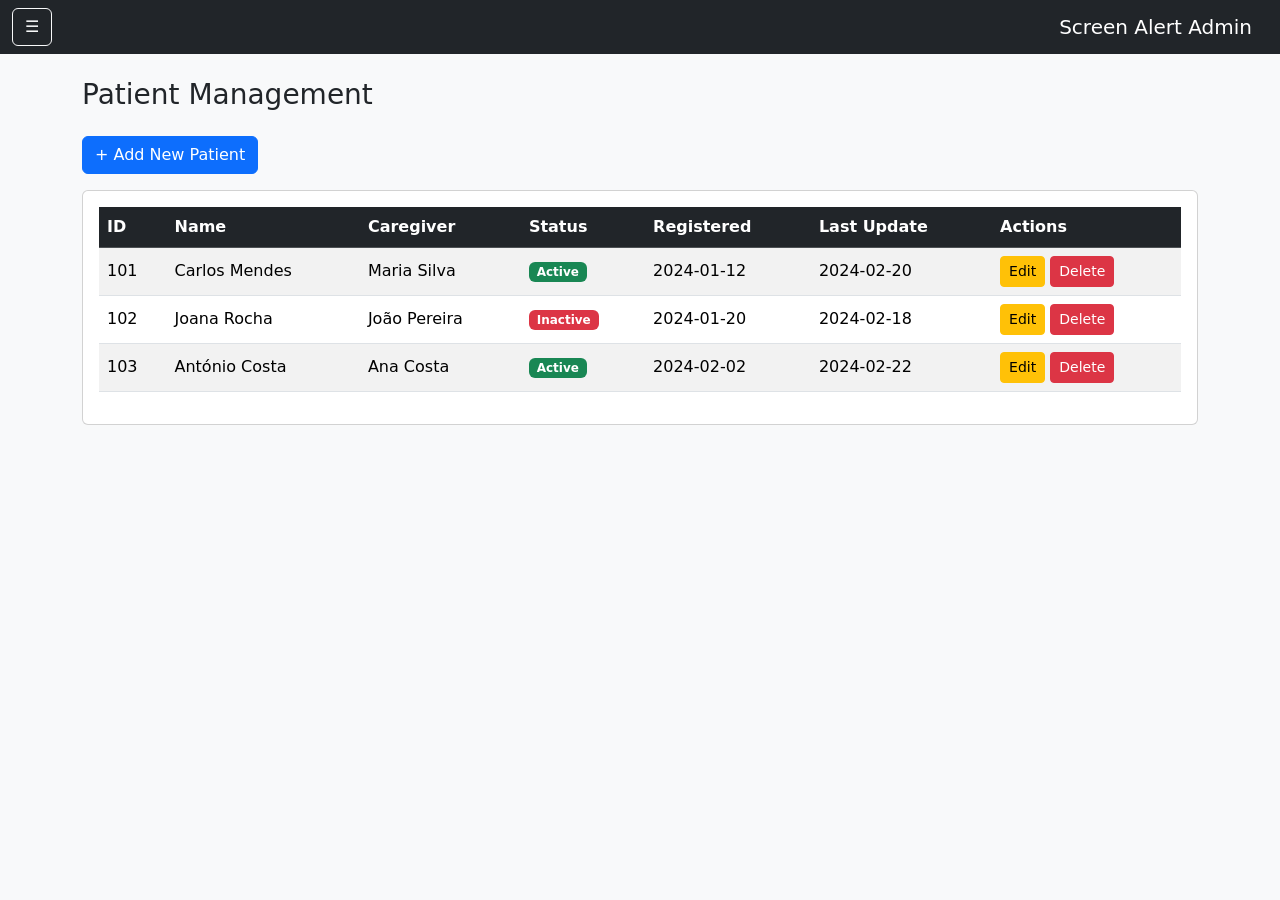
<file: patients.html>
<!DOCTYPE html>
<html lang="en">
<head>
    <meta charset="UTF-8">
    <meta name="viewport" content="width=device-width, initial-scale=1.0">
    <title>Patients | Admin Panel</title>
    <link 
        href="https://cdn.jsdelivr.net/npm/bootstrap@5.3.0/dist/css/bootstrap.min.css" 
        rel="stylesheet"
    >
</head>

<body class="bg-light">

    <!-- TOP BAR -->
    <nav class="navbar navbar-dark bg-dark">
        <div class="container-fluid">
            <button
                class="btn btn-outline-light"
                type="button"
                data-bs-toggle="offcanvas"
                data-bs-target="#adminSidebar"
            >
                ☰
            </button>
            <span class="navbar-brand mb-0 h1">Screen Alert Admin</span>
        </div>
    </nav>

    <!-- SIDEBAR -->
    <div class="offcanvas offcanvas-start" tabindex="-1" id="adminSidebar">
        <div class="offcanvas-header">
            <h5 class="offcanvas-title">Menu Admin</h5>
            <button type="button" class="btn-close" data-bs-dismiss="offcanvas"></button>
        </div>
        <div class="offcanvas-body p-0">
            <div class="list-group list-group-flush">
                <a href="dashboard.html" class="list-group-item list-group-item-action">Dashboard</a>
                <a href="users.html" class="list-group-item list-group-item-action">Users</a>
                <a href="patients.html" class="list-group-item list-group-item-action active">Patients</a>
                <a href="messages.html" class="list-group-item list-group-item-action active">Messages</a>
                <a href="devices.html" class="list-group-item list-group-item-action">Devices</a>
                <a href="logs.html" class="list-group-item list-group-item-action">Logs</a>
                <a href="schedules.html" class="list-group-item list-group-item-action">Schedules</a>
            </div>
        </div>
    </div>

    <!-- MAIN CONTENT -->
    <main class="container mt-4">

        <h1 class="h3 mb-4">Patient Management</h1>

        <div class="mb-3">
            <button class="btn btn-primary" id="openAddModal">+ Add New Patient</button>
        </div>

        <div class="card">
            <div class="card-body">
                <table class="table table-striped table-hover align-middle">
                    <thead class="table-dark">
                        <tr>
                            <th>ID</th>
                            <th>Name</th>
                            <th>Caregiver</th>
                            <th>Status</th>
                            <th>Registered</th>
                            <th>Last Update</th>
                            <th>Actions</th>
                        </tr>
                    </thead>
                    <tbody id="patientTable">
                        <tr>
                            <td>101</td>
                            <td>Carlos Mendes</td>
                            <td>Maria Silva</td>
                            <td><span class="badge bg-success">Active</span></td>
                            <td>2024-01-12</td>
                            <td>2024-02-20</td>
                            <td>
                                <button class="btn btn-sm btn-warning edit-btn">Edit</button>
                                <button class="btn btn-sm btn-danger delete-btn">Delete</button>
                            </td>
                        </tr>
                        <tr>
                            <td>102</td>
                            <td>Joana Rocha</td>
                            <td>João Pereira</td>
                            <td><span class="badge bg-danger">Inactive</span></td>
                            <td>2024-01-20</td>
                            <td>2024-02-18</td>
                            <td>
                                <button class="btn btn-sm btn-warning edit-btn">Edit</button>
                                <button class="btn btn-sm btn-danger delete-btn">Delete</button>
                            </td>
                        </tr>
                        <tr>
                            <td>103</td>
                            <td>António Costa</td>
                            <td>Ana Costa</td>
                            <td><span class="badge bg-success">Active</span></td>
                            <td>2024-02-02</td>
                            <td>2024-02-22</td>
                            <td>
                                <button class="btn btn-sm btn-warning edit-btn">Edit</button>
                                <button class="btn btn-sm btn-danger delete-btn">Delete</button>
                            </td>
                        </tr>
                    </tbody>
                </table>
            </div>
        </div>

    </main>

    <!-- FIX 1: Modal de Edit (duplicado removido, ficou apenas um) -->
    <div class="modal fade" id="editModal" tabindex="-1">
        <div class="modal-dialog">
            <div class="modal-content">
                <div class="modal-header">
                    <h5 class="modal-title">Edit Patient</h5>
                    <button class="btn-close" data-bs-dismiss="modal"></button>
                </div>
                <div class="modal-body">
                    <input id="editName" class="form-control mb-2" placeholder="Name">
                    <input id="editCaregiver" class="form-control mb-2" placeholder="Caregiver">
                    <select id="editStatus" class="form-control">
                        <option value="Active">Active</option>
                        <option value="Inactive">Inactive</option>
                    </select>
                </div>
                <div class="modal-footer">
                    <button class="btn btn-secondary" data-bs-dismiss="modal">Cancel</button>
                    <button class="btn btn-primary" id="saveEdit">Save</button>
                </div>
            </div>
        </div>
    </div>

    <!-- FIX 2: Modal de Add que estava completamente em falta -->
    <div class="modal fade" id="addModal" tabindex="-1">
        <div class="modal-dialog">
            <div class="modal-content">
                <div class="modal-header">
                    <h5 class="modal-title">Add New Patient</h5>
                    <button class="btn-close" data-bs-dismiss="modal"></button>
                </div>
                <div class="modal-body">
                    <input id="addName" class="form-control mb-2" placeholder="Name">
                    <input id="addCaregiver" class="form-control mb-2" placeholder="Caregiver">
                    <select id="addStatus" class="form-control">
                        <option value="Active">Active</option>
                        <option value="Inactive">Inactive</option>
                    </select>
                </div>
                <div class="modal-footer">
                    <button class="btn btn-secondary" data-bs-dismiss="modal">Cancel</button>
                    <button class="btn btn-primary" id="saveAdd">Add Patient</button>
                </div>
            </div>
        </div>
    </div>

    <script src="https://cdn.jsdelivr.net/npm/bootstrap@5.3.0/dist/js/bootstrap.bundle.min.js"></script>
    <script>
    document.addEventListener("DOMContentLoaded", () => {

        const table = document.getElementById("patientTable");

        const editModal = new bootstrap.Modal(document.getElementById('editModal'));
        const addModal  = new bootstrap.Modal(document.getElementById('addModal'));

        let currentRow = null;

        // INPUTS EDIT
        const editName      = document.getElementById("editName");
        const editCaregiver = document.getElementById("editCaregiver");
        const editStatus    = document.getElementById("editStatus");
        const saveEdit      = document.getElementById("saveEdit");

        // INPUTS ADD
        const addName      = document.getElementById("addName");
        const addCaregiver = document.getElementById("addCaregiver");
        const addStatus    = document.getElementById("addStatus");
        const saveAdd      = document.getElementById("saveAdd");
        const openAddModal = document.getElementById("openAddModal");

        // EVENT DELEGATION (delete + edit)
        table.addEventListener("click", (e) => {

            // DELETE
            if (e.target.classList.contains("delete-btn")) {
                if (confirm("Delete this patient?")) {
                    e.target.closest("tr").remove();
                }
            }

            // EDIT
            if (e.target.classList.contains("edit-btn")) {
                currentRow = e.target.closest("tr");
                const cells = currentRow.children;

                editName.value      = cells[1].innerText.trim();
                editCaregiver.value = cells[2].innerText.trim();

                // FIX 3: ler o texto do <span> dentro da célula de status
                const badgeText = cells[3].querySelector("span").innerText.trim();
                editStatus.value = badgeText;

                editModal.show();
            }
        });

        // SAVE EDIT
        saveEdit.addEventListener("click", () => {
            if (!currentRow) return;

            const cells  = currentRow.children;
            const status = editStatus.value;

            cells[1].innerText = editName.value.trim();
            cells[2].innerText = editCaregiver.value.trim();

            cells[3].innerHTML = status === "Active"
                ? '<span class="badge bg-success">Active</span>'
                : '<span class="badge bg-danger">Inactive</span>';

            cells[5].innerText = new Date().toISOString().split('T')[0];

            editModal.hide();
            currentRow = null;
        });

        // OPEN ADD MODAL
        openAddModal.addEventListener("click", () => {
            addModal.show();
        });

        // ADD NEW
        saveAdd.addEventListener("click", () => {
            const name      = addName.value.trim();
            const caregiver = addCaregiver.value.trim();
            const status    = addStatus.value;

            if (!name || !caregiver) {
                alert("Please fill all fields.");
                return;
            }

            const id     = Math.floor(Math.random() * 9000) + 1000;
            const today  = new Date().toISOString().split('T')[0];
            const badge  = status === "Active"
                ? '<span class="badge bg-success">Active</span>'
                : '<span class="badge bg-danger">Inactive</span>';

            const newRow = document.createElement("tr");
            newRow.innerHTML = `
                <td>${id}</td>
                <td>${name}</td>
                <td>${caregiver}</td>
                <td>${badge}</td>
                <td>${today}</td>
                <td>-</td>
                <td>
                    <button class="btn btn-sm btn-warning edit-btn">Edit</button>
                    <button class="btn btn-sm btn-danger delete-btn">Delete</button>
                </td>
            `;

            table.appendChild(newRow);

            // Limpar inputs e fechar modal
            addName.value      = "";
            addCaregiver.value = "";
            addStatus.value    = "Active";
            addModal.hide();
        });

    });
    </script>

</body>
</html>
</file>
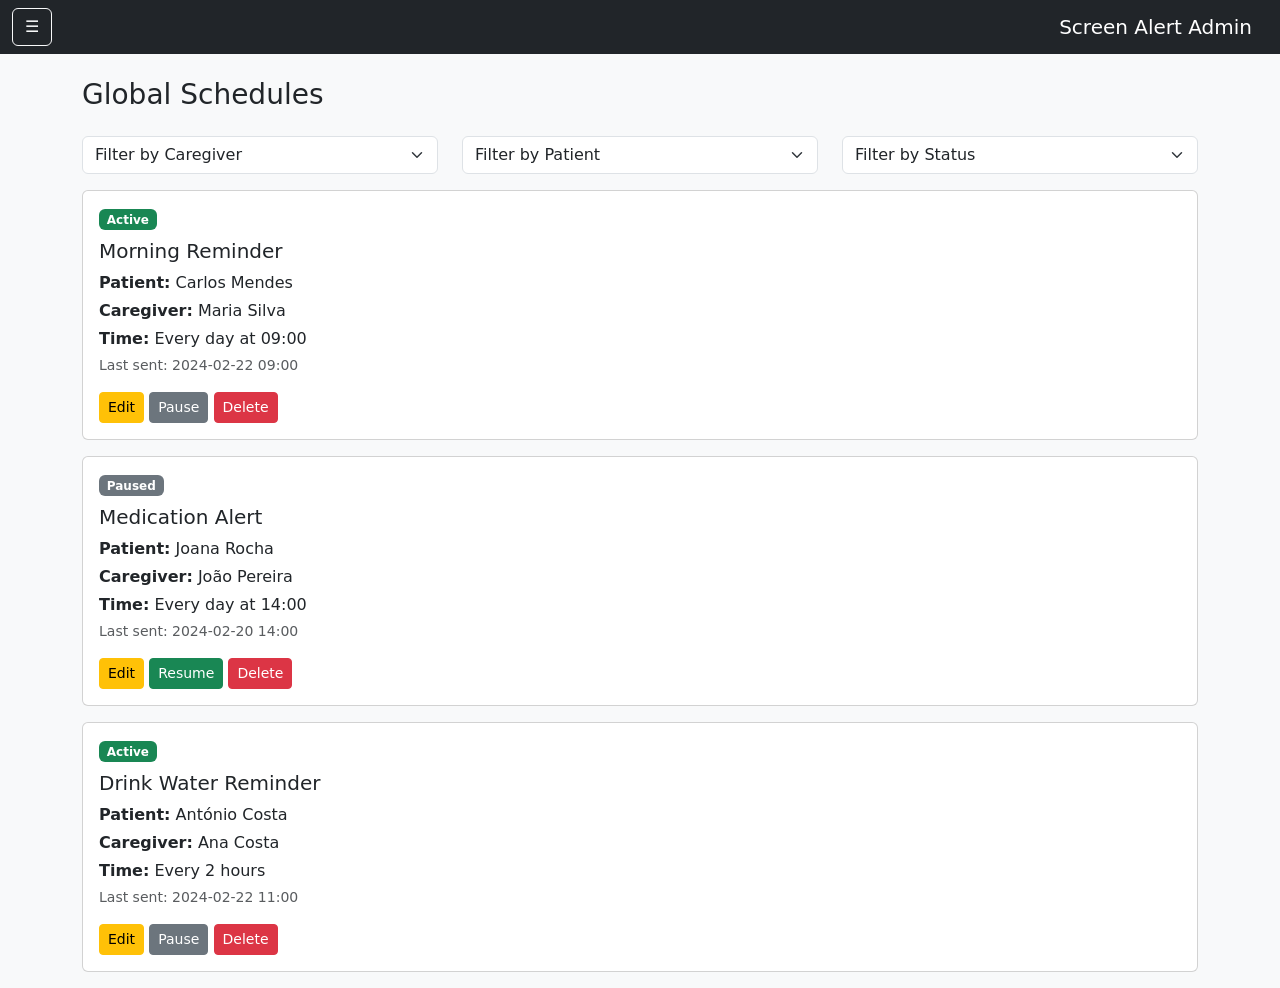
<file: schedules.html>
<!DOCTYPE html>
<html lang="en">
<head>
    <meta charset="UTF-8">
    <meta name="viewport" content="width=device-width, initial-scale=1.0">
    <title>Schedules | Admin Panel</title>

    <link 
        href="https://cdn.jsdelivr.net/npm/bootstrap@5.3.0/dist/css/bootstrap.min.css" 
        rel="stylesheet"
    >
</head>

<body class="bg-light">

    <!-- TOP BAR -->
    <nav class="navbar navbar-dark bg-dark">
        <div class="container-fluid">

            <!-- Hamburger -->
            <button
                class="btn btn-outline-light"
                type="button"
                data-bs-toggle="offcanvas"
                data-bs-target="#adminSidebar"
            >
                ☰
            </button>

            <span class="navbar-brand mb-0 h1">
                Screen Alert Admin
            </span>

        </div>
    </nav>

    <!-- SIDEBAR -->
    <div 
        class="offcanvas offcanvas-start"
        tabindex="-1"
        id="adminSidebar"
    >
        <div class="offcanvas-header">
            <h5 class="offcanvas-title">Menu Admin</h5>
            <button 
                type="button" 
                class="btn-close"
                data-bs-dismiss="offcanvas"
            ></button>
        </div>

        <div class="offcanvas-body p-0">
            <div class="list-group list-group-flush">

                <a href="dashboard.html" class="list-group-item list-group-item-action">
                    Dashboard
                </a>

                <a href="users.html" class="list-group-item list-group-item-action">
                    Users
                </a>

                <a href="patients.html" class="list-group-item list-group-item-action">
                    Patients
                </a>

                <a href="messages.html" class="list-group-item list-group-item-action active">
                    Messages
                </a>

                <a href="devices.html" class="list-group-item list-group-item-action">
                    Devices
                </a>

                <a href="logs.html" class="list-group-item list-group-item-action">
                    Logs
                </a>

                <a href="schedules.html" class="list-group-item list-group-item-action active">
                    Schedules
                </a>
            </div>
        </div>
    </div>

    <!-- MAIN CONTENT -->
    <main class="container mt-4">

        <h1 class="h3 mb-4">Global Schedules</h1>

        <!-- Filtros -->
        <div class="row mb-3">
            <div class="col-md-4">
                <select id="filterCaregiver" class="form-select">
                    <option value="all" selected>Filter by Caregiver</option>
                    <option>Maria Silva</option>
                    <option>João Pereira</option>
                    <option>Ana Costa</option>
                </select>
            </div>

            <div class="col-md-4">
                <select id="filterPatient" class="form-select">
                    <option value="all" selected>Filter by Patient</option>
                    <option>Carlos Mendes</option>
                    <option>Joana Rocha</option>
                    <option>António Costa</option>
                </select>
            </div>

            <div class="col-md-4">
                <select id="filterStatus" class="form-select">
                    <option value="all" selected>Filter by Status</option>
                    <option>Active</option>
                    <option>Paused</option>
                </select>
            </div>
        </div>

        <!-- Agendamento 1 -->
        <div class="card mb-3 schedule-card"
             data-caregiver="Maria Silva"
             data-patient="Carlos Mendes"
             data-status="Active">
            <div class="card-body">
                <span class="badge bg-success">Active</span>
                <h5 class="mt-2">Morning Reminder</h5>
                <p class="mb-1"><strong>Patient:</strong> Carlos Mendes</p>
                <p class="mb-1"><strong>Caregiver:</strong> Maria Silva</p>
                <p class="mb-1"><strong>Time:</strong> Every day at 09:00</p>
                <p class="text-muted small">Last sent: 2024-02-22 09:00</p>

                <button class="btn btn-sm btn-warning">Edit</button>
                <button class="btn btn-sm btn-secondary">Pause</button>
                <button class="btn btn-sm btn-danger">Delete</button>
            </div>
        </div>

        <!-- Agendamento 2 -->
        <div class="card mb-3 schedule-card"
             data-caregiver="João Pereira"
             data-patient="Joana Rocha"
             data-status="Paused">
            <div class="card-body">
                <span class="badge bg-secondary">Paused</span>
                <h5 class="mt-2">Medication Alert</h5>
                <p class="mb-1"><strong>Patient:</strong> Joana Rocha</p>
                <p class="mb-1"><strong>Caregiver:</strong> João Pereira</p>
                <p class="mb-1"><strong>Time:</strong> Every day at 14:00</p>
                <p class="text-muted small">Last sent: 2024-02-20 14:00</p>

                <button class="btn btn-sm btn-warning">Edit</button>
                <button class="btn btn-sm btn-success">Resume</button>
                <button class="btn btn-sm btn-danger">Delete</button>
            </div>
        </div>

        <!-- Agendamento 3 -->
        <div class="card mb-3 schedule-card"
             data-caregiver="Ana Costa"
             data-patient="António Costa"
             data-status="Active">
            <div class="card-body">
                <span class="badge bg-success">Active</span>
                <h5 class="mt-2">Drink Water Reminder</h5>
                <p class="mb-1"><strong>Patient:</strong> António Costa</p>
                <p class="mb-1"><strong>Caregiver:</strong> Ana Costa</p>
                <p class="mb-1"><strong>Time:</strong> Every 2 hours</p>
                <p class="text-muted small">Last sent: 2024-02-22 11:00</p>

                <button class="btn btn-sm btn-warning">Edit</button>
                <button class="btn btn-sm btn-secondary">Pause</button>
                <button class="btn btn-sm btn-danger">Delete</button>
            </div>
        </div>

    </main>

    <!-- FILTER SCRIPT -->
    <script>
    document.addEventListener("DOMContentLoaded", () => {

        const caregiverFilter = document.getElementById("filterCaregiver");
        const patientFilter = document.getElementById("filterPatient");
        const statusFilter = document.getElementById("filterStatus");

        const cards = document.querySelectorAll(".schedule-card");

        function applyFilters() {
            const caregiver = caregiverFilter.value;
            const patient = patientFilter.value;
            const status = statusFilter.value;

            cards.forEach(card => {
                const matchCaregiver = caregiver === "all" || card.dataset.caregiver === caregiver;
                const matchPatient = patient === "all" || card.dataset.patient === patient;
                const matchStatus = status === "all" || card.dataset.status === status;

                card.style.display = (matchCaregiver && matchPatient && matchStatus)
                    ? "block"
                    : "none";
            });
        }

        caregiverFilter.addEventListener("change", applyFilters);
        patientFilter.addEventListener("change", applyFilters);
        statusFilter.addEventListener("change", applyFilters);

    });
    </script>

    <script 
        src="https://cdn.jsdelivr.net/npm/bootstrap@5.3.0/dist/js/bootstrap.bundle.min.js">
    </script>

</body>
</html>
</file>
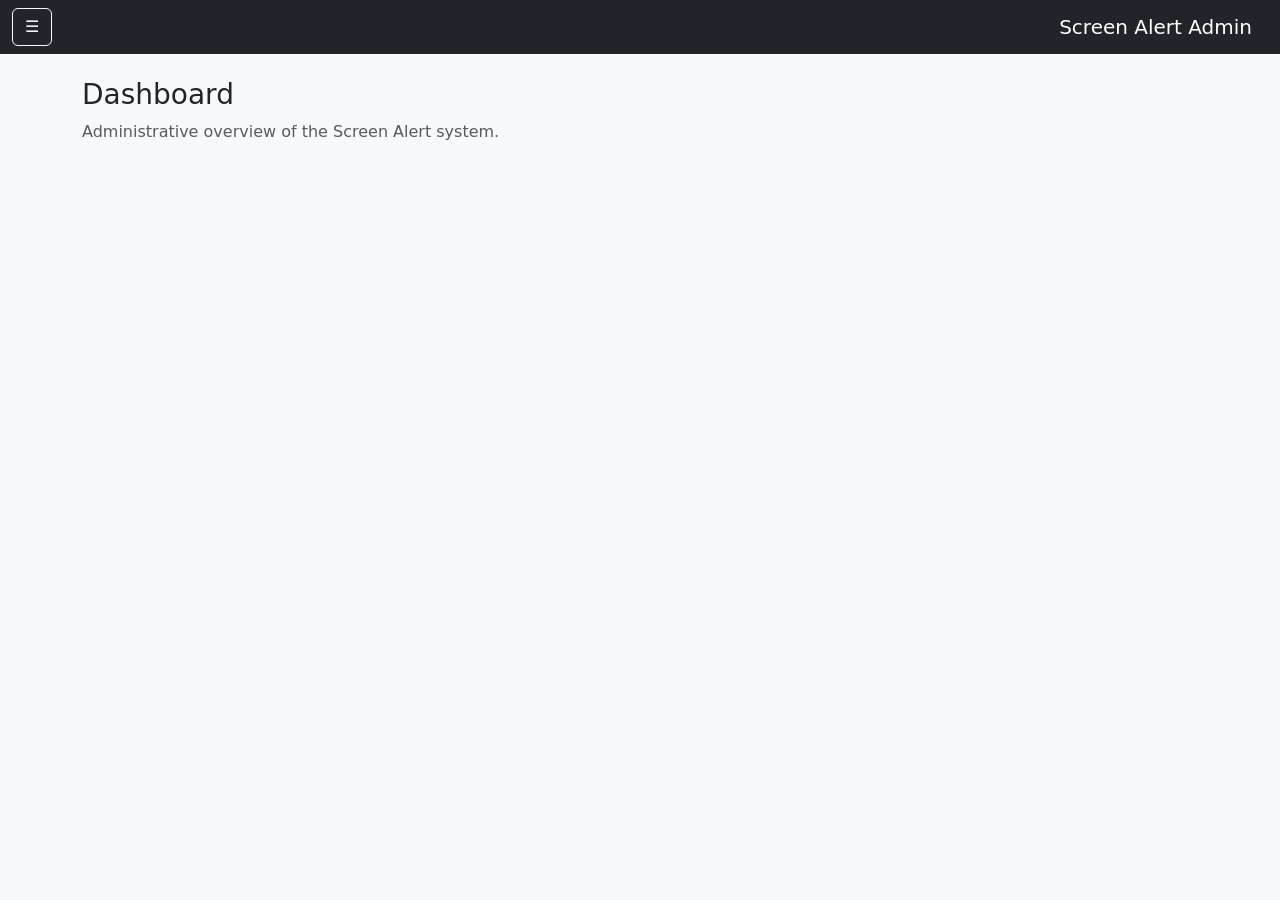
<file: screen_alert.html>
<!DOCTYPE html>
<html lang="en">
<head>
    <meta charset="UTF-8">
    <meta name="viewport" content="width=device-width, initial-scale=1.0">
    <title>Screen Alert | Admin Panel</title>

    <!-- Bootstrap CSS -->
    <link 
        href="https://cdn.jsdelivr.net/npm/bootstrap@5.3.0/dist/css/bootstrap.min.css" 
        rel="stylesheet"
    >
</head>

<body class="bg-light">

    <!-- TOP BAR -->
    <nav class="navbar navbar-dark bg-dark">
        <div class="container-fluid">

            <!-- Hamburger button -->
            <button
                class="btn btn-outline-light"
                type="button"
                data-bs-toggle="offcanvas"
                data-bs-target="#adminSidebar"
                aria-controls="adminSidebar"
                aria-label="Toggle admin menu"
            >
                ☰
            </button>

            <span class="navbar-brand mb-0 h1">
                Screen Alert Admin
            </span>

        </div>
    </nav>

    <!-- SIDEBAR (OFFCANVAS) -->
    <div 
        class="offcanvas offcanvas-start"
        tabindex="-1"
        id="adminSidebar"
        aria-labelledby="adminSidebarLabel"
    >

        <!-- Sidebar header -->
        <div class="offcanvas-header">
            <h5 class="offcanvas-title" id="adminSidebarLabel">
                Admin Menu
            </h5>
            <button 
                type="button" 
                class="btn-close"
                data-bs-dismiss="offcanvas"
                aria-label="Close menu"
            ></button>
        </div>

        <!-- Sidebar body -->
        <div class="offcanvas-body p-0">

            <div class="list-group list-group-flush">

                <a href="dashboard.html" class="list-group-item list-group-item-action active">
                    Dashboard
                </a>

                <a href="users.html" class="list-group-item list-group-item-action">
                    Users
                </a>

                <a href="patients.html" class="list-group-item list-group-item-action">
                    Patients
                </a>

                <a href="messages.html" class="list-group-item list-group-item-action active">
                    Messages
                </a>

                <a href="devices.html" class="list-group-item list-group-item-action">
                    Devices
                </a>

                <a href="logs.html" class="list-group-item list-group-item-action">
                    Logs
                </a>

                <a href="schedules.html" class="list-group-item list-group-item-action">
                    Schedules
                </a>


            </div>
        </div>
    </div>

    <!-- MAIN CONTENT -->
    <main class="container mt-4" role="main">
        <h1 class="h3 mb-2">Dashboard</h1>
        <p class="text-muted">
            Administrative overview of the Screen Alert system.
        </p>
    </main>

    <!-- Bootstrap JS -->
    <script 
        src="https://cdn.jsdelivr.net/npm/bootstrap@5.3.0/dist/js/bootstrap.bundle.min.js">
    </script>

</body>
</html>
</file>
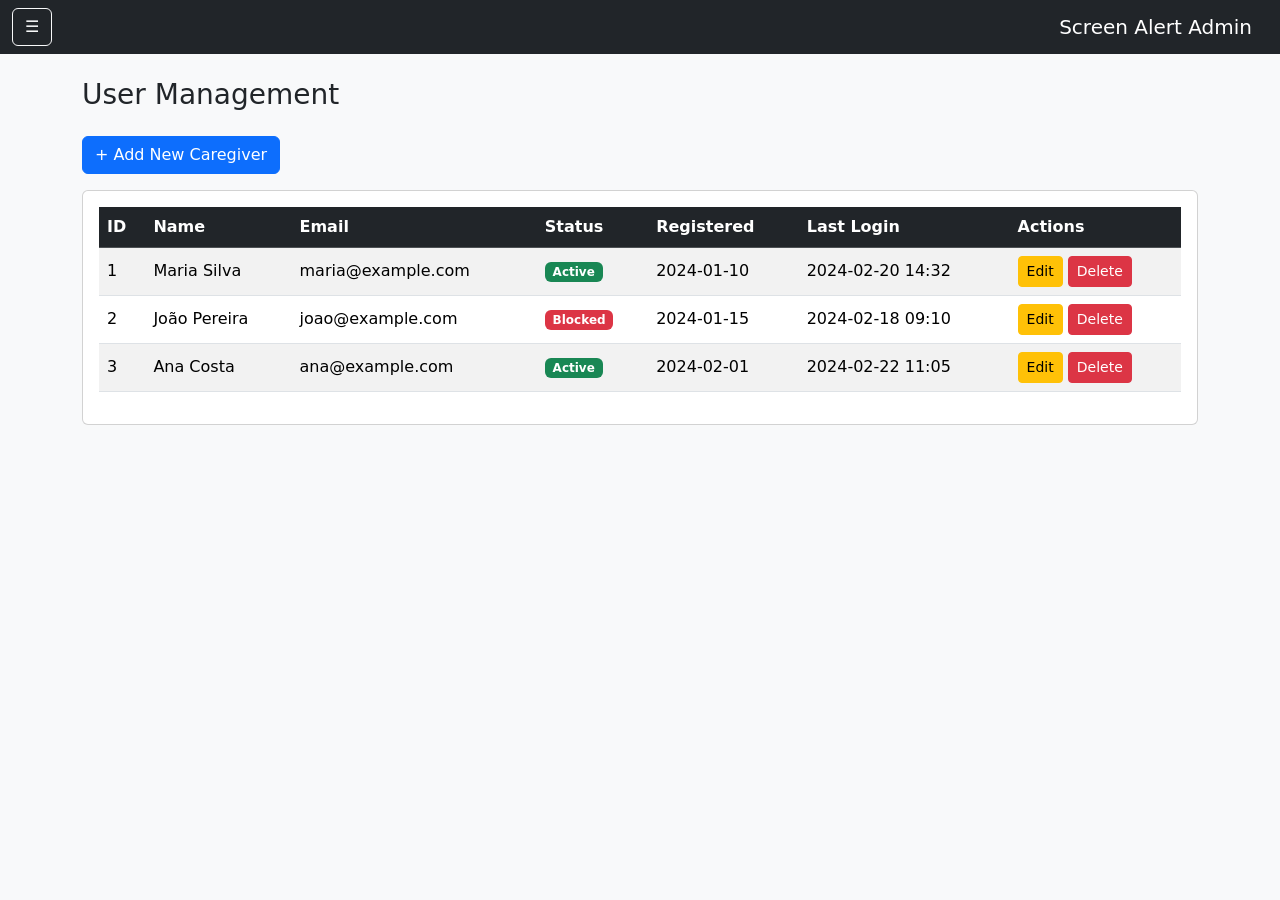
<file: users.html>
<!DOCTYPE html>
<html lang="en">
<head>
    <meta charset="UTF-8">
    <meta name="viewport" content="width=device-width, initial-scale=1.0">
    <title>Users | Admin Panel</title>
    <link 
        href="https://cdn.jsdelivr.net/npm/bootstrap@5.3.0/dist/css/bootstrap.min.css" 
        rel="stylesheet"
    >
</head>

<body class="bg-light">

    <!-- TOP BAR -->
    <nav class="navbar navbar-dark bg-dark">
        <div class="container-fluid">
            <button
                class="btn btn-outline-light"
                type="button"
                data-bs-toggle="offcanvas"
                data-bs-target="#adminSidebar"
            >
                ☰
            </button>
            <span class="navbar-brand mb-0 h1">Screen Alert Admin</span>
        </div>
    </nav>

    <!-- SIDEBAR -->
    <div class="offcanvas offcanvas-start" tabindex="-1" id="adminSidebar">
        <div class="offcanvas-header">
            <h5 class="offcanvas-title">Menu Admin</h5>
            <button type="button" class="btn-close" data-bs-dismiss="offcanvas"></button>
        </div>
        <div class="offcanvas-body p-0">
            <div class="list-group list-group-flush">
                <a href="dashboard.html" class="list-group-item list-group-item-action">Dashboard</a>
                <a href="users.html" class="list-group-item list-group-item-action active">Users</a>
                <a href="patients.html" class="list-group-item list-group-item-action">Patients</a>
                <a href="devices.html" class="list-group-item list-group-item-action">Devices</a>
                <a href="messages.html" class="list-group-item list-group-item-action active">Messages</a>
                <a href="logs.html" class="list-group-item list-group-item-action">Logs</a>
                <a href="schedules.html" class="list-group-item list-group-item-action">Schedules</a>
            </div>
        </div>
    </div>

    <!-- MAIN CONTENT -->
    <main class="container mt-4">

        <h1 class="h3 mb-4">User Management</h1>

        <div class="mb-3">
            <button class="btn btn-primary" id="openAddModal">+ Add New Caregiver</button>
        </div>

        <div class="card">
            <div class="card-body">
                <table class="table table-striped table-hover align-middle">
                    <thead class="table-dark">
                        <tr>
                            <th>ID</th>
                            <th>Name</th>
                            <th>Email</th>
                            <th>Status</th>
                            <th>Registered</th>
                            <th>Last Login</th>
                            <th>Actions</th>
                        </tr>
                    </thead>
                    <tbody id="userTable">
                        <tr>
                            <td>1</td>
                            <td>Maria Silva</td>
                            <td>maria@example.com</td>
                            <td><span class="badge bg-success">Active</span></td>
                            <td>2024-01-10</td>
                            <td>2024-02-20 14:32</td>
                            <td>
                                <button class="btn btn-sm btn-warning edit-btn">Edit</button>
                                <button class="btn btn-sm btn-danger delete-btn">Delete</button>
                            </td>
                        </tr>
                        <tr>
                            <td>2</td>
                            <td>João Pereira</td>
                            <td>joao@example.com</td>
                            <td><span class="badge bg-danger">Blocked</span></td>
                            <td>2024-01-15</td>
                            <td>2024-02-18 09:10</td>
                            <td>
                                <button class="btn btn-sm btn-warning edit-btn">Edit</button>
                                <button class="btn btn-sm btn-danger delete-btn">Delete</button>
                            </td>
                        </tr>
                        <tr>
                            <td>3</td>
                            <td>Ana Costa</td>
                            <td>ana@example.com</td>
                            <td><span class="badge bg-success">Active</span></td>
                            <td>2024-02-01</td>
                            <td>2024-02-22 11:05</td>
                            <td>
                                <button class="btn btn-sm btn-warning edit-btn">Edit</button>
                                <button class="btn btn-sm btn-danger delete-btn">Delete</button>
                            </td>
                        </tr>
                    </tbody>
                </table>
            </div>
        </div>

    </main>

    <!-- EDIT MODAL -->
    <div class="modal fade" id="editModal" tabindex="-1">
        <div class="modal-dialog">
            <div class="modal-content">
                <div class="modal-header">
                    <h5 class="modal-title">Edit Caregiver</h5>
                    <button class="btn-close" data-bs-dismiss="modal"></button>
                </div>
                <div class="modal-body">
                    <input id="editName" class="form-control mb-2" placeholder="Name">
                    <input id="editEmail" class="form-control mb-2" placeholder="Email" type="email">
                    <select id="editStatus" class="form-control">
                        <option value="Active">Active</option>
                        <option value="Blocked">Blocked</option>
                    </select>
                </div>
                <div class="modal-footer">
                    <button class="btn btn-secondary" data-bs-dismiss="modal">Cancel</button>
                    <button class="btn btn-primary" id="saveEdit">Save</button>
                </div>
            </div>
        </div>
    </div>

    <!-- ADD MODAL -->
    <div class="modal fade" id="addModal" tabindex="-1">
        <div class="modal-dialog">
            <div class="modal-content">
                <div class="modal-header">
                    <h5 class="modal-title">Add New Caregiver</h5>
                    <button class="btn-close" data-bs-dismiss="modal"></button>
                </div>
                <div class="modal-body">
                    <input id="addName" class="form-control mb-2" placeholder="Name">
                    <input id="addEmail" class="form-control mb-2" placeholder="Email" type="email">
                    <select id="addStatus" class="form-control">
                        <option value="Active">Active</option>
                        <option value="Blocked">Blocked</option>
                    </select>
                </div>
                <div class="modal-footer">
                    <button class="btn btn-secondary" data-bs-dismiss="modal">Cancel</button>
                    <button class="btn btn-primary" id="saveAdd">Add Caregiver</button>
                </div>
            </div>
        </div>
    </div>

    <script src="https://cdn.jsdelivr.net/npm/bootstrap@5.3.0/dist/js/bootstrap.bundle.min.js"></script>
    <script>
    document.addEventListener("DOMContentLoaded", () => {

        const table       = document.getElementById("userTable");
        const editModal   = new bootstrap.Modal(document.getElementById("editModal"));
        const addModal    = new bootstrap.Modal(document.getElementById("addModal"));

        let currentRow = null;

        // EDIT inputs
        const editName   = document.getElementById("editName");
        const editEmail  = document.getElementById("editEmail");
        const editStatus = document.getElementById("editStatus");
        const saveEdit   = document.getElementById("saveEdit");

        // ADD inputs
        const addName   = document.getElementById("addName");
        const addEmail  = document.getElementById("addEmail");
        const addStatus = document.getElementById("addStatus");
        const saveAdd   = document.getElementById("saveAdd");

        // Open Add modal
        document.getElementById("openAddModal").addEventListener("click", () => {
            addModal.show();
        });

        // Event delegation: Edit + Delete
        table.addEventListener("click", (e) => {

            // DELETE
            if (e.target.classList.contains("delete-btn")) {
                if (confirm("Delete this user?")) {
                    e.target.closest("tr").remove();
                }
            }

            // EDIT
            if (e.target.classList.contains("edit-btn")) {
                currentRow = e.target.closest("tr");
                const cells = currentRow.children;

                editName.value   = cells[1].innerText.trim();
                editEmail.value  = cells[2].innerText.trim();
                editStatus.value = cells[3].querySelector("span").innerText.trim();

                editModal.show();
            }
        });

        // Save Edit
        saveEdit.addEventListener("click", () => {
            if (!currentRow) return;

            const cells  = currentRow.children;
            const status = editStatus.value;

            cells[1].innerText = editName.value.trim();
            cells[2].innerText = editEmail.value.trim();
            cells[3].innerHTML = status === "Active"
                ? '<span class="badge bg-success">Active</span>'
                : '<span class="badge bg-danger">Blocked</span>';

            editModal.hide();
            currentRow = null;
        });

        // Save Add
        saveAdd.addEventListener("click", () => {
            const name   = addName.value.trim();
            const email  = addEmail.value.trim();
            const status = addStatus.value;

            if (!name || !email) {
                alert("Please fill all fields.");
                return;
            }

            const id    = Math.floor(Math.random() * 9000) + 1000;
            const today = new Date().toISOString().split("T")[0];
            const badge = status === "Active"
                ? '<span class="badge bg-success">Active</span>'
                : '<span class="badge bg-danger">Blocked</span>';

            const newRow = document.createElement("tr");
            newRow.innerHTML = `
                <td>${id}</td>
                <td>${name}</td>
                <td>${email}</td>
                <td>${badge}</td>
                <td>${today}</td>
                <td>-</td>
                <td>
                    <button class="btn btn-sm btn-warning edit-btn">Edit</button>
                    <button class="btn btn-sm btn-danger delete-btn">Delete</button>
                </td>
            `;

            table.appendChild(newRow);

            addName.value   = "";
            addEmail.value  = "";
            addStatus.value = "Active";
            addModal.hide();
        });

    });
    </script>

</body>
</html>
</file>
<file: tooplate-strategic-style.css>
@charset "utf-8";
/* CSS Document 

Tooplate 2149 Strategic Consulting

https://www.tooplate.com/view/2149-strategic-consulting

*/

* {
	margin: 0;
	padding: 0;
	box-sizing: border-box;
}

body {
	font-family: -apple-system, BlinkMacSystemFont, 'Segoe UI', Roboto, sans-serif;
	line-height: 1.6;
	color: #1a202c;
	overflow-x: hidden;
	background: #f8fafc;
}

/* Navigation */
.navbar {
	position: fixed;
	top: 0;
	width: 100%;
	background: #FFFFFF;
	padding: 1.5rem 5%;
	z-index: 1000;
	transition: all 0.3s ease;
	border-bottom: 1px solid rgba(71, 85, 105, 0.1);
}

.nav-container {
	display: flex;
	justify-content: space-between;
	align-items: center;
	max-width: 1200px;
	margin: 0 auto;
}

.logo {
	font-size: 1.8rem;
	font-weight: 700;
	background: linear-gradient(135deg, #475569, #64748b);
	-webkit-background-clip: text;
	-webkit-text-fill-color: transparent;
	background-clip: text;
	display: flex;
	align-items: center;
	gap: 0.8rem;
	text-decoration: none;
	transition: all 0.3s ease;
}

.logo:hover {
	transform: scale(1.05);
}

.logo-icon {
	width: 32px;
	height: 32px;
	background: linear-gradient(135deg, #475569, #64748b);
	border-radius: 8px;
	display: flex;
	align-items: center;
	justify-content: center;
	color: white;
	font-size: 1rem;
	flex-shrink: 0;
}

.nav-button {
    background-color: #9b59b6; /* roxo claro */
    color: white !important;
    padding: 8px 18px;
    border-radius: 6px;
    font-weight: bold;
    transition: 0.3s;
    box-shadow: 0 4px 10px rgba(155, 89, 182, 0.3);
}

.nav-button:hover {
    background-color: #8e44ad; /* ligeiramente mais escuro */
}

.nav-button {
    background-color: #c084fc; /* roxo pastel */
    color: white !important;
}

.nav-button:hover {
    background-color: #9b59b6; /* mesma cor do normal */
    transform: none;
    box-shadow: 0 4px 10px rgba(155, 89, 182, 0.3);
}

.nav-links {
	display: flex;
	list-style: none;
	gap: 3rem;
}

.nav-links a {
	text-decoration: none;
	color: #1a202c;
	font-weight: 500;
	transition: all 0.3s ease;
	position: relative;
	padding: 0.5rem 0;
}

.nav-links a:hover {
	color: #475569;
}

.nav-button:hover {
    background-color: #9b59b6 !important;
    color: white !important;
    transform: none !important;
    box-shadow: 0 4px 10px rgba(155, 89, 182, 0.3) !important;
}

.nav-button {
    transition: none;
}

.nav-button,
.nav-button:hover {
    text-decoration: none !important;
}

.nav-button::after {
    display: none !important;
}

.nav-button:hover,
.nav-button:focus,
.nav-button:active {
    text-decoration: none !important;
    border-bottom: none !important;
}

.nav-links a::after {
	content: '';
	position: absolute;
	width: 0;
	height: 2px;
	bottom: 0;
	left: 50%;
	transform: translateX(-50%);
	background: linear-gradient(135deg, #475569, #64748b);
	transition: width 0.3s ease;
}

.nav-links a:hover::after,
.nav-links a.active::after {
	width: 100%;
}

.nav-links a.active {
	color: #475569;
	font-weight: 600;
}

.mobile-menu {
	display: none;
	flex-direction: column;
	cursor: pointer;
}

.mobile-menu span {
	width: 28px;
	height: 3px;
	background: #475569;
	margin: 4px 0;
	transition: 0.3s;
	border-radius: 2px;
}

/* Hero Section */
.hero {
	height: 100vh;
	min-height: 600px;
	background: linear-gradient(135deg, #1e293b 0%, #ee82ee 50%, #64748b 100%);
	display: flex;
	align-items: center;
	justify-content: center;
	text-align: center;
	color: white;
	position: relative;
	overflow: hidden;
}

.hero::before {
	content: '';
	position: absolute;
	top: 0;
	left: 0;
	right: 0;
	bottom: 0;
	background-image:
		linear-gradient(rgba(255, 255, 255, 0.08) 1px, transparent 1px),
		linear-gradient(90deg, rgba(255, 255, 255, 0.08) 1px, transparent 1px);
	background-size: 60px 60px;
	background-position: 0 0, 0 0;
	animation: gridMove 20s linear infinite;
}

@keyframes gridMove {
	0% {
		transform: translate(0, 0);
	}

	100% {
		transform: translate(60px, 60px);
	}
}

.hero-content {
	max-width: 900px;
	padding: 0 2rem;
	margin-top: 8rem;
	transform: translateY(50px);
	opacity: 0;
	animation: fadeInUp 1.2s ease forwards;
	z-index: 2;
	position: relative;
}

@keyframes fadeInUp {
	to {
		transform: translateY(0);
		opacity: 1;
	}
}

.hero h1 {
	font-size: clamp(2.8rem, 7vw, 5rem);
	font-weight: 800;
	margin-bottom: 2rem;
	line-height: 1.1;
	letter-spacing: -2px;
}

.hero p {
	font-size: clamp(1.2rem, 3vw, 1.5rem);
	margin-bottom: 3rem;
	opacity: 0.95;
	font-weight: 300;
}

/* Add this to your existing CSS */


.cta-button {
	display: inline-block;
	padding: 1.2rem 3rem;
	background: rgba(255, 255, 255, 0.95);
	color: #ee82ee;
	text-decoration: none;
	font-weight: 700;
	border-radius: 60px;
	transition: all 0.4s ease;
	box-shadow: 0 20px 40px rgba(0, 0, 0, 0.2);
	backdrop-filter: blur(10px);
	border: 2px solid rgba(255, 255, 255, 0.3);
}

.cta-button:hover {
	transform: translateY(-5px) scale(1.05);
	box-shadow: 0 30px 60px rgba(0, 0, 0, 0.3);
	background: rgba(255, 255, 255, 1);
}

.geometric-shapes {
	position: absolute;
	top: 0;
	left: 0;
	width: 100%;
	height: 100%;
	overflow: hidden;
	pointer-events: none;
	z-index: 1;
}

.geo-shape {
	position: absolute;
	opacity: 0.15;
}

.geo-shape:nth-child(1) {
	top: 20%;
	left: 15%;
	width: 120px;
	height: 120px;
	background: linear-gradient(45deg, #fff, transparent);
	clip-path: polygon(30% 0%, 70% 0%, 100% 30%, 100% 70%, 70% 100%, 30% 100%, 0% 70%, 0% 30%);
	animation: float 12s ease-in-out infinite;
}

.geo-shape:nth-child(2) {
	top: 15%;
	right: 20%;
	width: 100px;
	height: 100px;
	background: linear-gradient(135deg, #fff, transparent);
	clip-path: polygon(50% 0%, 61% 35%, 98% 35%, 68% 57%, 79% 91%, 50% 70%, 21% 91%, 32% 57%, 2% 35%, 39% 35%);
	animation: float 10s ease-in-out infinite reverse;
}

.geo-shape:nth-child(3) {
	top: 60%;
	left: 10%;
	width: 80px;
	height: 80px;
	background: linear-gradient(90deg, #fff, transparent);
	clip-path: polygon(25% 0%, 75% 0%, 100% 50%, 75% 100%, 25% 100%, 0% 50%);
	animation: float 8s ease-in-out infinite;
}

.geo-shape:nth-child(4) {
	top: 70%;
	right: 15%;
	width: 90px;
	height: 90px;
	background: linear-gradient(180deg, #fff, transparent);
	clip-path: polygon(50% 0%, 90% 20%, 100% 60%, 75% 100%, 25% 100%, 0% 60%, 10% 20%);
	animation: float 14s ease-in-out infinite;
}

.geo-shape:nth-child(5) {
	top: 35%;
	left: 50%;
	transform: translateX(-50%);
	width: 110px;
	height: 110px;
	background: linear-gradient(270deg, #fff, transparent);
	clip-path: polygon(50% 0%, 83% 12%, 100% 43%, 94% 78%, 68% 100%, 32% 100%, 6% 78%, 0% 43%, 17% 12%);
	animation: float 9s ease-in-out infinite;
}

@keyframes float {

	0%,
	100% {
		transform: translateY(0px) rotate(0deg);
	}

	50% {
		transform: translateY(-30px) rotate(180deg);
	}
}

/* Section Styles */
.section {
	padding: 8rem 5%;
	max-width: 1200px;
	margin: 0 auto;
}

.section-title {
	text-align: center;
	font-size: clamp(2.5rem, 5vw, 3.5rem);
	font-weight: 800;
	margin-bottom: 4rem;
	color: #1e293b;
	opacity: 0;
	transform: translateY(30px);
	transition: all 0.8s ease;
	letter-spacing: -1px;
}

.section-title.animate {
	opacity: 1;
	transform: translateY(0);
}

/* Services Section - Tab Layout */
.services {
	background: linear-gradient(135deg, #ee82ee 0%, #e2e8f0 50%, #ee82ee 100%);
	position: relative;
}

.services::before {
	content: '';
	position: absolute;
	top: 0;
	left: 0;
	right: 0;
	bottom: 0;
	background: url('data:image/svg+xml,<svg xmlns="http://www.w3.org/2000/svg" viewBox="0 0 100 100"><defs><pattern id="diagonals" width="20" height="20" patternUnits="userSpaceOnUse"><path d="M0,20 L20,0" stroke="rgba(71,85,105,0.05)" stroke-width="1"/></pattern></defs><rect width="100" height="100" fill="url(%23diagonals)"/></svg>');
}

.services-container {
	position: relative;
	z-index: 2;
}

.services-layout {
	display: grid;
	grid-template-columns: 1fr 400px;
	gap: 4rem;
	margin-top: 4rem;
	align-items: start;
}

.services-layout {
    display: flex;
    justify-content: center; /* centraliza horizontalmente */
    align-items: center;     /* centraliza verticalmente se houver altura definida */
    flex-direction: column;  /* garante que os elementos fiquem em coluna */
    text-align: center;      /* centraliza texto */
}

.services-content {
	background: rgba(255, 255, 255, 0.8);
	border-radius: 25px;
	padding: 2.5rem;
	backdrop-filter: blur(15px);
	border: 2px solid rgba(71, 85, 105, 0.1);
	min-height: 400px;
	transition: all 0.5s ease;
}

.service-details {
	opacity: 0;
	transform: translateY(20px);
	transition: all 0.5s ease;
	display: none;
}

.service-details.active {
	opacity: 1;
	transform: translateY(0);
	display: block;
}

.service-details h3 {
	font-size: 1.8rem;
	font-weight: 800;
	margin-bottom: 1rem;
	color: #EE82EE;
}

.service-details .service-subtitle {
	font-size: 1rem;
	color: #000000;
	margin-bottom: 1.5rem;
	font-weight: 500;
}

.service-details p {
	color: #000fff;
	line-height: 1.7;
	font-size: 1rem;
	margin-bottom: 1.5rem;
}

.service-features {
	list-style: none;
	padding: 0;
	margin-top: 1.5rem;
}

.service-features li {
	display: flex;
	align-items: center;
	gap: 0.8rem;
	padding: 0.6rem 0;
	border-bottom: 1px solid rgba(71, 85, 105, 0.08);
}

.service-features li:last-child {
	border-bottom: none;
}

.feature-check {
	width: 20px;
	height: 20px;
	background: linear-gradient(135deg, #475569, #64748b);
	border-radius: 50%;
	display: flex;
	align-items: center;
	justify-content: center;
	color: white;
	font-size: 0.7rem;
	flex-shrink: 0;
}

.services-tabs {
	display: flex;
	flex-direction: column;
	gap: 1rem;
}

.service-tab {
	background: rgba(255, 255, 255, 0.7);
	border: 2px solid rgba(71, 85, 105, 0.1);
	border-radius: 18px;
	padding: 1rem;
	cursor: pointer;
	transition: all 0.3s ease;
	position: relative;
	overflow: hidden;
	display: flex;
	align-items: center;
	gap: 1rem;
}

.service-tab:hover,
.service-tab.active {
	background: rgba(255, 255, 255, 0.9);
	border-color: rgba(71, 85, 105, 0.3);
	transform: translateX(10px);
	box-shadow: 0 10px 30px rgba(71, 85, 105, 0.15);
}

.service-tab.active {
	background: rgba(71, 85, 105, 0.1);
	border-color: rgba(71, 85, 105, 0.4);
}

.service-tab::before {
	content: '';
	position: absolute;
	left: 0;
	top: 0;
	bottom: 0;
	width: 0;
	background: linear-gradient(135deg, #475569, #64748b);
	transition: width 0.3s ease;
}

.service-tab.active::before {
	width: 4px;
}

.tab-icon {
	font-size: 2rem;
	flex-shrink: 0;
	width: 50px;
	height: 50px;
	background: linear-gradient(135deg, rgba(71, 85, 105, 0.1), rgba(100, 116, 139, 0.1));
	border-radius: 12px;
	display: flex;
	align-items: center;
	justify-content: center;
	transition: all 0.3s ease;
}

.tab-content {
	flex: 1;
	min-width: 0;
}

.service-tab h4 {
	font-size: 1rem;
	font-weight: 700;
	color: #1e293b;
	margin-bottom: 0.3rem;
	position: relative;
	z-index: 2;
}

.service-tab p {
	color: #64748b;
	font-size: 0.8rem;
	line-height: 1.3;
	position: relative;
	z-index: 2;
}

.service-tab:hover .tab-icon,
.service-tab.active .tab-icon {
	background: linear-gradient(135deg, #475569, #64748b);
	color: white;
	transform: scale(1.05);
}

/* About Section - Enhanced Split Design */
.about-section {
	background: linear-gradient(135deg, #1e293b 0%, #475569 100%);
	color: white;
	position: relative;
	overflow: hidden;
}

/* This is the new code for the diagonal grid */
.about-section::before {
	content: '';
	position: absolute;
	top: 0;
	left: 0;
	right: 0;
	bottom: 0;
	z-index: 1;
	/* Ensure grid is behind content */
	background-image:
		repeating-linear-gradient(45deg,
			rgba(255, 255, 255, 0.06),
			rgba(255, 255, 255, 0.06) 1px,
			transparent 1px,
			transparent 100px),
		repeating-linear-gradient(-45deg,
			rgba(255, 255, 255, 0.06),
			rgba(255, 255, 255, 0.06) 1px,
			transparent 1px,
			transparent 100px);
}

.about {
	display: grid;
	grid-template-columns: 1fr 1fr;
	gap: 4rem;
	align-items: center;
	position: relative;
	z-index: 2;
}

.about-content {
	position: relative;
}

.about-content::before {
	content: '';
	position: absolute;
	left: -2rem;
	top: 0;
	bottom: 0;
	width: 4px;
	background: linear-gradient(to bottom, #64748b, transparent);
	border-radius: 2px;
}

.about-content h2 {
	font-size: clamp(2.2rem, 4vw, 3.2rem);
	font-weight: 800;
	margin-bottom: 2.5rem;
	color: white;
	letter-spacing: -1px;
	line-height: 1.2;
}

.about-content .highlight {
	color: #94a3b8;
	font-weight: 600;
	font-size: 1.3rem;
	margin-bottom: 2rem;
	letter-spacing: 0.5px;
}

.about-content p {
	color: rgba(255, 255, 255, 0.85);
	margin-bottom: 2rem;
	font-size: 1.15rem;
	line-height: 1.8;
}

.about-content a {
    color: #94a3b8;
    text-decoration: none;
    font-weight: 600;
    background: linear-gradient(135deg, #94a3b8, #cbd5e1);
    -webkit-background-clip: text;
    -webkit-text-fill-color: transparent;
    background-clip: text;
    position: relative;
    transition: all 0.3s ease;
}

.about-content a::after {
    content: '';
    position: absolute;
    width: 100%;
    height: 2px;
    bottom: -2px;
    left: 0;
    background: linear-gradient(135deg, #ee82ee, #cbd5e1);
    transform: scaleX(0);
    transform-origin: right;
    transition: transform 0.3s ease;
}

.about-content a:hover::after {
    transform: scaleX(1);
    transform-origin: left;
}

.about-content a:hover {
    opacity: 0.8;
}

.about-features {
	display: grid;
	grid-template-columns: repeat(2, 1fr);
	gap: 1.5rem;
	margin: 3rem 0;
}

.feature-item {
	display: flex;
	align-items: center;
	gap: 1rem;
	padding: 1rem;
	background: rgba(255, 255, 255, 0.05);
	border-radius: 15px;
	backdrop-filter: blur(10px);
	border: 1px solid rgba(255, 255, 255, 0.1);
	transition: all 0.3s ease;
}

.feature-item:hover {
	background: rgba(255, 255, 255, 0.08);
	transform: translateX(5px);
}

.feature-icon {
	width: 40px;
	height: 40px;
	background: linear-gradient(135deg, #64748b, #94a3b8);
	border-radius: 50%;
	display: flex;
	align-items: center;
	justify-content: center;
	font-size: 1.2rem;
	flex-shrink: 0;
}

.feature-text {
	color: rgba(255, 255, 255, 0.9);
	font-weight: 500;
	font-size: 0.95rem;
}

.stats {
	display: grid;
	grid-template-columns: repeat(2, 1fr);
	gap: 1.5rem;
	margin-top: 0;
}

.stat:first-child {
	grid-column: 1 / -1;
}

.stat {
	text-align: center;
	padding: 1.5rem;
	background: rgba(255, 255, 255, 0.1);
	border-radius: 20px;
	backdrop-filter: blur(10px);
	transition: all 0.3s ease;
}

.stat:hover {
	transform: scale(1.05);
	background: rgba(255, 255, 255, 0.15);
}

.stat-number {
	font-size: 3rem;
	font-weight: 900;
	color: #94a3b8;
	display: block;
}

.stat-label {
	color: rgba(255, 255, 255, 0.8);
	font-size: 0.9rem;
	text-transform: uppercase;
	letter-spacing: 1px;
	margin-top: 0.5rem;
}

.about-visual {
	position: relative;
	display: flex;
	flex-direction: column;
	gap: 2rem;
}

.about-image {
	position: relative;
	height: 350px;
	max-width: 450px;
	margin: 0 auto;
	background: rgba(255, 255, 255, 0.05);
	border-radius: 30px;
	backdrop-filter: blur(15px);
	overflow: hidden;
	border: 1px solid rgba(255, 255, 255, 0.1);
}

.about-image img {
	width: 100%;
	height: 100%;
	object-fit: cover;
	border-radius: 30px;
	opacity: 0.7;
}

.about-image::before {
	content: '';
	position: absolute;
	top: -50%;
	left: -50%;
	width: 200%;
	height: 200%;
	background: conic-gradient(from 0deg, transparent, rgba(100, 116, 139, 0.3), transparent);
	animation: rotate 25s linear infinite;
	z-index: 1;
}

.visual-shapes {
	position: absolute;
	top: 0;
	left: 0;
	right: 0;
	bottom: 0;
	z-index: 3;
}

.visual-shape {
	position: absolute;
	background: rgba(0, 0, 0, 0.9);
	border-radius: 50%;
	animation: floatSlow 15s ease-in-out infinite;
}

.visual-shape:nth-child(1) {
	width: 140px;
	height: 140px;
	top: 20%;
	left: 20%;
	animation-delay: -2s;
}

.visual-shape:nth-child(2) {
	width: 80px;
	height: 80px;
	top: 60%;
	right: 30%;
	animation-delay: -5s;
}

.visual-shape:nth-child(3) {
	width: 160px;
	height: 160px;
	bottom: 25%;
	left: 30%;
	animation-delay: -8s;
}

@keyframes floatSlow {

	0%,
	100% {
		transform: translateY(0px) rotate(0deg);
		opacity: 0.1;
	}

	50% {
		transform: translateY(-20px) rotate(180deg);
		opacity: 0.2;
	}
}

/* Team Section - Hexagonal Layout */
.team {
	background: #f8fafc;
	position: relative;
}

.team-grid {
	display: flex;
	justify-content: center;
	flex-wrap: wrap;
	gap: 3rem;
	margin-top: 4rem;
}

.team-member {
	width: 300px;
	position: relative;
	opacity: 0;
	transform: translateY(40px);
	transition: all 0.6s ease;
}

.team-member.animate {
	opacity: 1;
	transform: translateY(0);
}

.member-card {
	background: linear-gradient(135deg, rgba(255, 255, 255, 0.9), rgba(255, 255, 255, 0.7));
	border-radius: 25px;
	padding: 2.5rem;
	text-align: center;
	position: relative;
	overflow: hidden;
	backdrop-filter: blur(10px);
	border: 2px solid rgba(139, 69, 19, 0.1);
	transition: all 0.5s ease;
}

.member-card:hover {
	transform: translateY(-10px) rotate(-2deg);
	border-color: rgba(71, 85, 105, 0.3);
	box-shadow: 0 20px 40px rgba(71, 85, 105, 0.2);
}

.member-card::before {
	content: '';
	position: absolute;
	top: 0;
	left: -100%;
	width: 100%;
	height: 100%;
	background: linear-gradient(90deg, transparent, rgba(100, 116, 139, 0.1), transparent);
	transition: left 0.5s ease;
}

.member-card:hover::before {
	left: 100%;
}

.member-avatar {
	width: 144px;
	height: 144px;
	background: linear-gradient(135deg, #ee82ee, #ee82ee, #ee82ee);
	border-radius: 50%;
	display: flex;
	align-items: center;
	justify-content: center;
	margin: 0 auto 1.5rem;
	font-size: 2.5rem;
	color: white;
	position: relative;
	z-index: 2;
	overflow: hidden;
}

.member-avatar img {
	width: 100%;
	height: 100%;
	object-fit: cover;
	border-radius: 50%;
}

.member-info h3 {
	font-size: 1.4rem;
	font-weight: 700;
	margin-bottom: 0.5rem;
	color: #1e293b;
	position: relative;
	z-index: 2;
}

.member-role {
	color: #ee82ee;
	font-weight: 600;
	margin-bottom: 1rem;
	position: relative;
	z-index: 2;
}

.member-info p {
	color: #EE82EE;
	font-size: 0.95rem;
	line-height: 1.6;
	position: relative;
	z-index: 2;
}

/* Testimonials Section - Overlapping Layout */
.testimonials {
	background: linear-gradient(135deg, #ee82ee 0%, #000000 100%);
	position: relative;
	overflow: hidden;
}

.testimonials-container {
	position: relative;
	margin-top: 3rem;
	display: grid;
	grid-template-columns: repeat(auto-fit, minmax(400px, 1fr));
	gap: 2rem;
	max-width: 1000px;
	margin-left: auto;
	margin-right: auto;
}

.testimonial {
	position: relative;
	opacity: 0;
	transform: translateY(30px);
	transition: all 0.6s ease;
}

.testimonial.animate {
	opacity: 1;
	transform: translateY(0);
}

.testimonial-content {
	background: rgba(255, 255, 255, 0.8);
	padding: 2rem;
	border-radius: 20px;
	position: relative;
	backdrop-filter: blur(10px);
	border: 2px solid rgba(71, 85, 105, 0.1);
	box-shadow: 0 8px 25px rgba(71, 85, 105, 0.1);
	height: 100%;
	display: flex;
	flex-direction: column;
	justify-content: space-between;
}

.testimonial-content::before {
	content: '"';
	position: absolute;
	top: -10px;
	left: 20px;
	font-size: 4rem;
	color: rgba(71, 85, 105, 0.15);
	font-family: Georgia, serif;
	line-height: 1;
}

.testimonial-text {
	color: #1e293b;
	font-style: italic;
	margin-bottom: 1.5rem;
	font-size: 1rem;
	line-height: 1.6;
	position: relative;
	z-index: 2;
	flex-grow: 1;
}

.testimonial-author {
	display: flex;
	align-items: center;
	gap: 1rem;
	position: relative;
	z-index: 2;
	margin-top: auto;
}

.author-avatar {
	width: 50px;
	height: 50px;
	border-radius: 50%;
	background: linear-gradient(135deg, #475569, #64748b);
	display: flex;
	align-items: center;
	justify-content: center;
	color: white;
	font-weight: 700;
	font-size: 1rem;
	flex-shrink: 0;
}

.author-info h4 {
	font-weight: 700;
	color: #1e293b;
	margin-bottom: 0.2rem;
	font-size: 0.95rem;
}

.author-info span {
	color: #475569;
	font-size: 0.85rem;
}

/* Contact Section - Futuristic Form */
.contact {
	background: linear-gradient(135deg, #ee82ee 0%, #000000 100%);
	color: white;
	position: relative;
	overflow: hidden;
}

.contact::before {
	content: '';
	position: absolute;
	top: 0;
	left: 0;
	right: 0;
	bottom: 0;
	background-image:
		linear-gradient(rgba(255, 255, 255, 0.08) 1px, transparent 1px),
		linear-gradient(90deg, rgba(255, 255, 255, 0.08) 1px, transparent 1px);
	background-size: 80px 80px;
	background-position: 0 0, 0 0;
	animation: contactGridMove 30s linear infinite;
}

@keyframes contactGridMove {
	0% {
		transform: translate(0, 0);
	}

	100% {
		transform: translate(80px, 80px);
	}
}

@keyframes zigzagMove {
	0% {
		transform: translate(0, 0);
	}

	100% {
		transform: translate(40px, 40px);
	}
}

.contact .section-title {
	color: white;
}

.contact-content {
	max-width: 700px;
	margin: 0 auto;
	position: relative;
	z-index: 2;
}

.contact p {
	font-size: 1.3rem;
	margin-bottom: 3rem;
	opacity: 0.95;
	text-align: center;
}

.contact-form {
	display: grid;
	gap: 2rem;
	margin-top: 4rem;
}

.form-group {
	display: grid;
	grid-template-columns: 1fr 1fr;
	gap: 2rem;
}

.contact-form input,
.contact-form textarea {
	padding: 1.5rem;
	border: none;
	border-radius: 20px;
	font-size: 1rem;
	font-family: -apple-system, BlinkMacSystemFont, 'Segoe UI', Roboto, sans-serif;
	font-weight: 400;
	background: rgba(255, 255, 255, 0.1);
	color: white;
	transition: all 0.3s ease;
	border: 2px solid rgba(255, 255, 255, 0.2);
	backdrop-filter: blur(10px);
}

.contact-form input::placeholder,
.contact-form textarea::placeholder {
	color: rgba(255, 255, 255, 0.7);
}

.contact-form input:focus,
.contact-form textarea:focus {
	outline: none;
	background: rgba(255, 255, 255, 0.2);
	border-color: #64748b;
	box-shadow: 0 0 0 4px rgba(100, 116, 139, 0.2);
	transform: scale(1.02);
}

.contact-form textarea {
	grid-column: 1 / -1;
	resize: vertical;
	min-height: 150px;
	font-family: inherit;
}

.submit-btn {
	background: linear-gradient(135deg, #ee82ee, #475569);
	color: white;
	padding: 1.5rem 3rem;
	border: none;
	border-radius: 50px;
	font-size: 1.1rem;
	font-weight: 700;
	cursor: pointer;
	transition: all 0.4s ease;
	justify-self: center;
	position: relative;
	overflow: hidden;
}

.submit-btn::before {
	content: '';
	position: absolute;
	top: 0;
	left: -100%;
	width: 100%;
	height: 100%;
	background: linear-gradient(90deg, transparent, rgba(255, 255, 255, 0.2), transparent);
	transition: left 0.5s ease;
}

.submit-btn:hover::before {
	left: 100%;
}

.submit-btn:hover {
	transform: translateY(-3px) scale(1.05);
	box-shadow: 0 15px 30px rgba(100, 116, 139, 0.4);
}

/* Mobile Styles */
@media (max-width: 1000px) {
	.about {
		grid-template-columns: 1fr;
		text-align: center;
		gap: 3rem;
	}
}

@media (max-width: 900px) {}


@media (max-width: 940px) {
	.nav-links {
		display: none;
		position: absolute;
		top: 100%;
		left: 0;
		right: 0;
		background: rgba(248, 250, 252, 0.95);
		backdrop-filter: blur(20px);
		flex-direction: column;
		padding: 2rem 5%;
		box-shadow: 0 10px 30px rgba(71, 85, 105, 0.1);
		border-radius: 0 0 20px 20px;
	}

	.nav-links.active {
		display: flex;
	}

	.mobile-menu {
		display: flex;
	}

	.about {
		grid-template-columns: 1fr;
		text-align: center;
		gap: 4rem;
	}

	.about-features {
		grid-template-columns: 1fr;
	}

	.stats {
		grid-template-columns: 1fr;
		gap: 1rem;
	}

	.form-group {
		grid-template-columns: 1fr;
	}

	.section {
		padding: 5rem 5%;
	}

	.services-tabs {
		flex-direction: column;
		gap: 1rem;
	}

	.service-tab {
		width: 100%;
		flex-shrink: 0;
		flex-direction: column;
		text-align: center;
		gap: 0.8rem;
	}

	.tab-content {
		text-align: center;
	}

	.services-layout {
		grid-template-columns: 1fr;
		gap: 2rem;
	}

	.services-tabs {
		order: -1;
	}

	.service-tab:hover,
	.service-tab.active {
		transform: translateY(-2px);
	}

	.team-grid {
		flex-direction: column;
		align-items: center;
	}

	.testimonials-container {
		grid-template-columns: 1fr;
		gap: 1.5rem;
	}

	.testimonial-content {
		padding: 1.5rem;
	}

	.testimonial,
	.testimonial:nth-child(even) {
		transform: translateY(30px);
		margin: 0;
	}

	.testimonial.animate,
	.testimonial:nth-child(even).animate {
		transform: translateY(0);
	}

	.footer-content {
		flex-direction: column;
		text-align: center;
		gap: 1.5rem;
	}

	.footer-links {
		flex-direction: column;
		gap: 1rem;
	}
}

@media (max-width: 480px) {
	.stats {
		grid-template-columns: 1fr;
		gap: 1rem;
	}

	.stat:first-child {
		grid-column: 1;
	}

	.service-item {
		padding: 2rem;
	}

	.member-card {
		padding: 2rem;
	}
}

/* Scroll Animations */
.fade-in {
	opacity: 0;
	transform: translateY(40px);
	transition: all 0.8s ease;
}

.fade-in.animate {
	opacity: 1;
	transform: translateY(0);
}

/* Loading Animation */
@keyframes pulse {

	0%,
	100% {
		opacity: 1;
	}

	50% {
		opacity: 0.7;
	}
}

.loading {
	animation: pulse 2s ease-in-out infinite;
}

/* Footer */
.footer {
	background: #ee82ee;
	color: white;
	padding: 3rem 5% 2rem;
	text-align: center;
	border-top: 1px solid rgba(71, 85, 105, 0.2);
}

.footer-content {
	max-width: 1200px;
	margin: 0 auto;
	display: flex;
	justify-content: space-between;
	align-items: center;
	flex-wrap: wrap;
	gap: 2rem;
}

.footer-links {
	display: flex;
	gap: 2rem;
	list-style: none;
}

.footer-links a {
	color: rgba(255, 255, 255, 0.7);
	text-decoration: none;
	font-weight: 400;
	transition: color 0.3s ease;
}

.footer-links a:hover {
	color: #64748b;
}

.footer-copyright {
	color: rgba(255, 255, 255, 0.6);
	font-size: 0.9rem;
}

.footer-design {
	color: rgba(255, 255, 255, 0.5);
	font-size: 0.85rem;
}

.footer-design a {
	color: rgba(255, 255, 255, 0.7);
	text-decoration: none;
	transition: color 0.3s ease;
}

.footer-design a:hover {
	color: #64748b;
}

.login-btn {
    background-color: #007BFF;
    color: white !important;
    padding: 8px 16px;
    border-radius: 5px;
    font-weight: 600;
}

.login-btn:hover {
    background-color: #0056b3;
}
</file>
